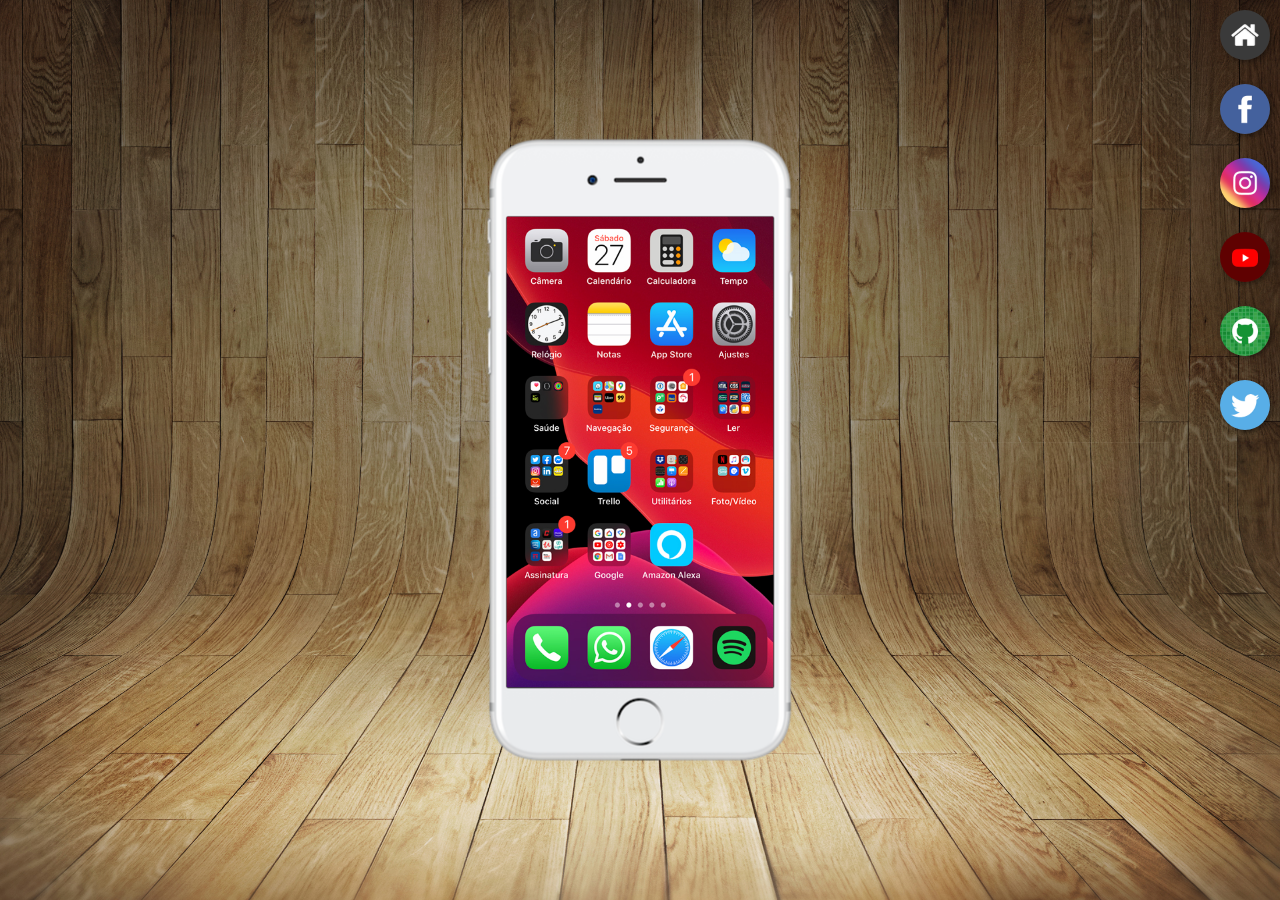
<file: index.html>
<!DOCTYPE html>
<html lang="pt-br">
<head>
    <meta charset="UTF-8">
    <meta name="viewport" content="width=device-width, initial-scale=1.0">
    <link rel="shortcut icon" href="favicon.ico" type="image/x-icon">
    <link rel="stylesheet" href="estilos/style.css">
    <title>Projeto Rede Sociais</title>
</head>
<body>
    <main>
        <section id="telefone">
            <iframe src="home.html" name="tela" id="tela" frameborder="0">
                Seu navegador não é compatível com isso.
            </iframe>
        </section>
        <section id="redes-sociais">
            <a href="home.html" target="tela"> <img src="imagens/logo-home.jpg" alt="Home"></a> <br> 
            <a href="facebook.html" target="tela"><img src="imagens/logo-facebook.jpg" alt="Facebook"></a> <br> 
            <a href="instagram.html" target="tela"><img src="imagens/logo-instagram.jpg" alt="Instagram"></a> <br> 
            <a href="youtube.html" target="tela"><img src="imagens/logo-youtube.jpg" alt="Youtube"></a> <br> 
            <a href="github.html" target="tela"><img src="imagens/logo-github.jpg" alt="GitHub"></a> <br> 
            <a href="twitter.html" target="tela"><img src="imagens/logo-twitter.jpg" alt="Twitter"></a> 
        </section>
    </main>
</body>
</html>
</file>
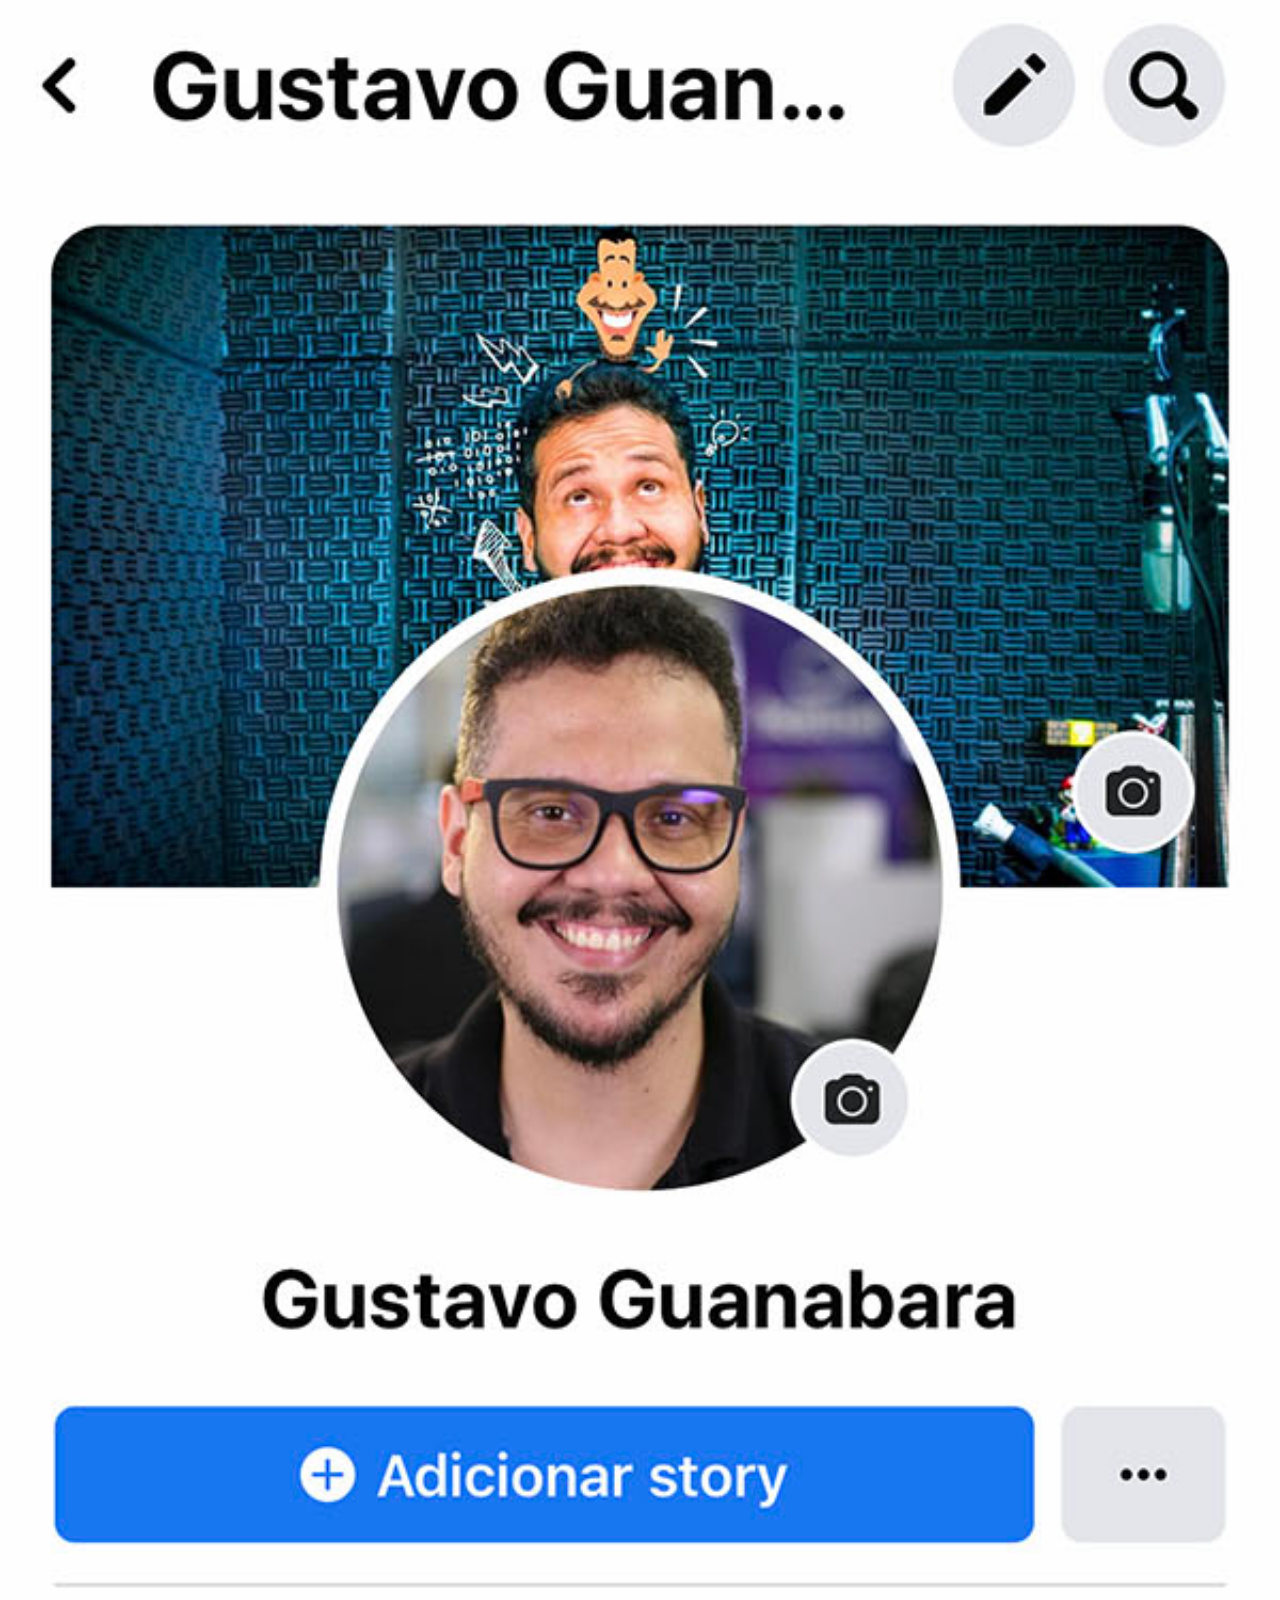
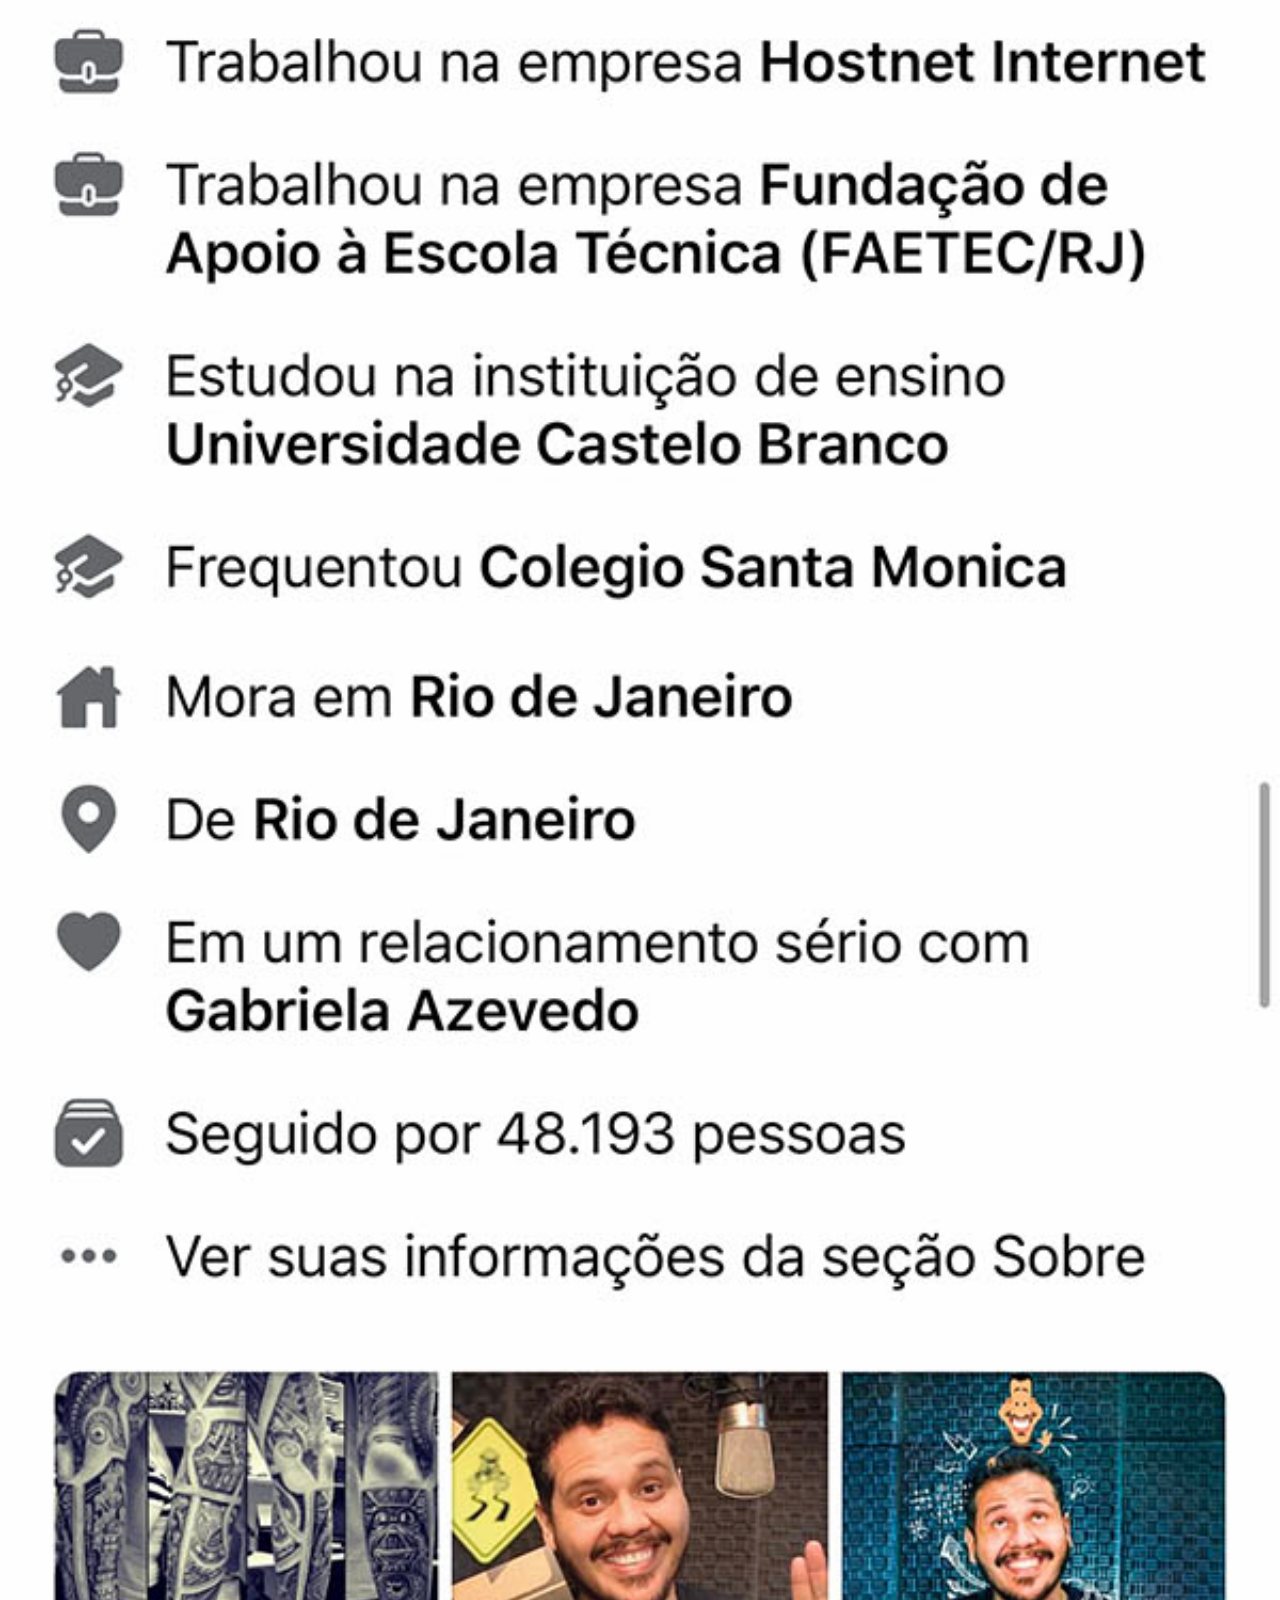
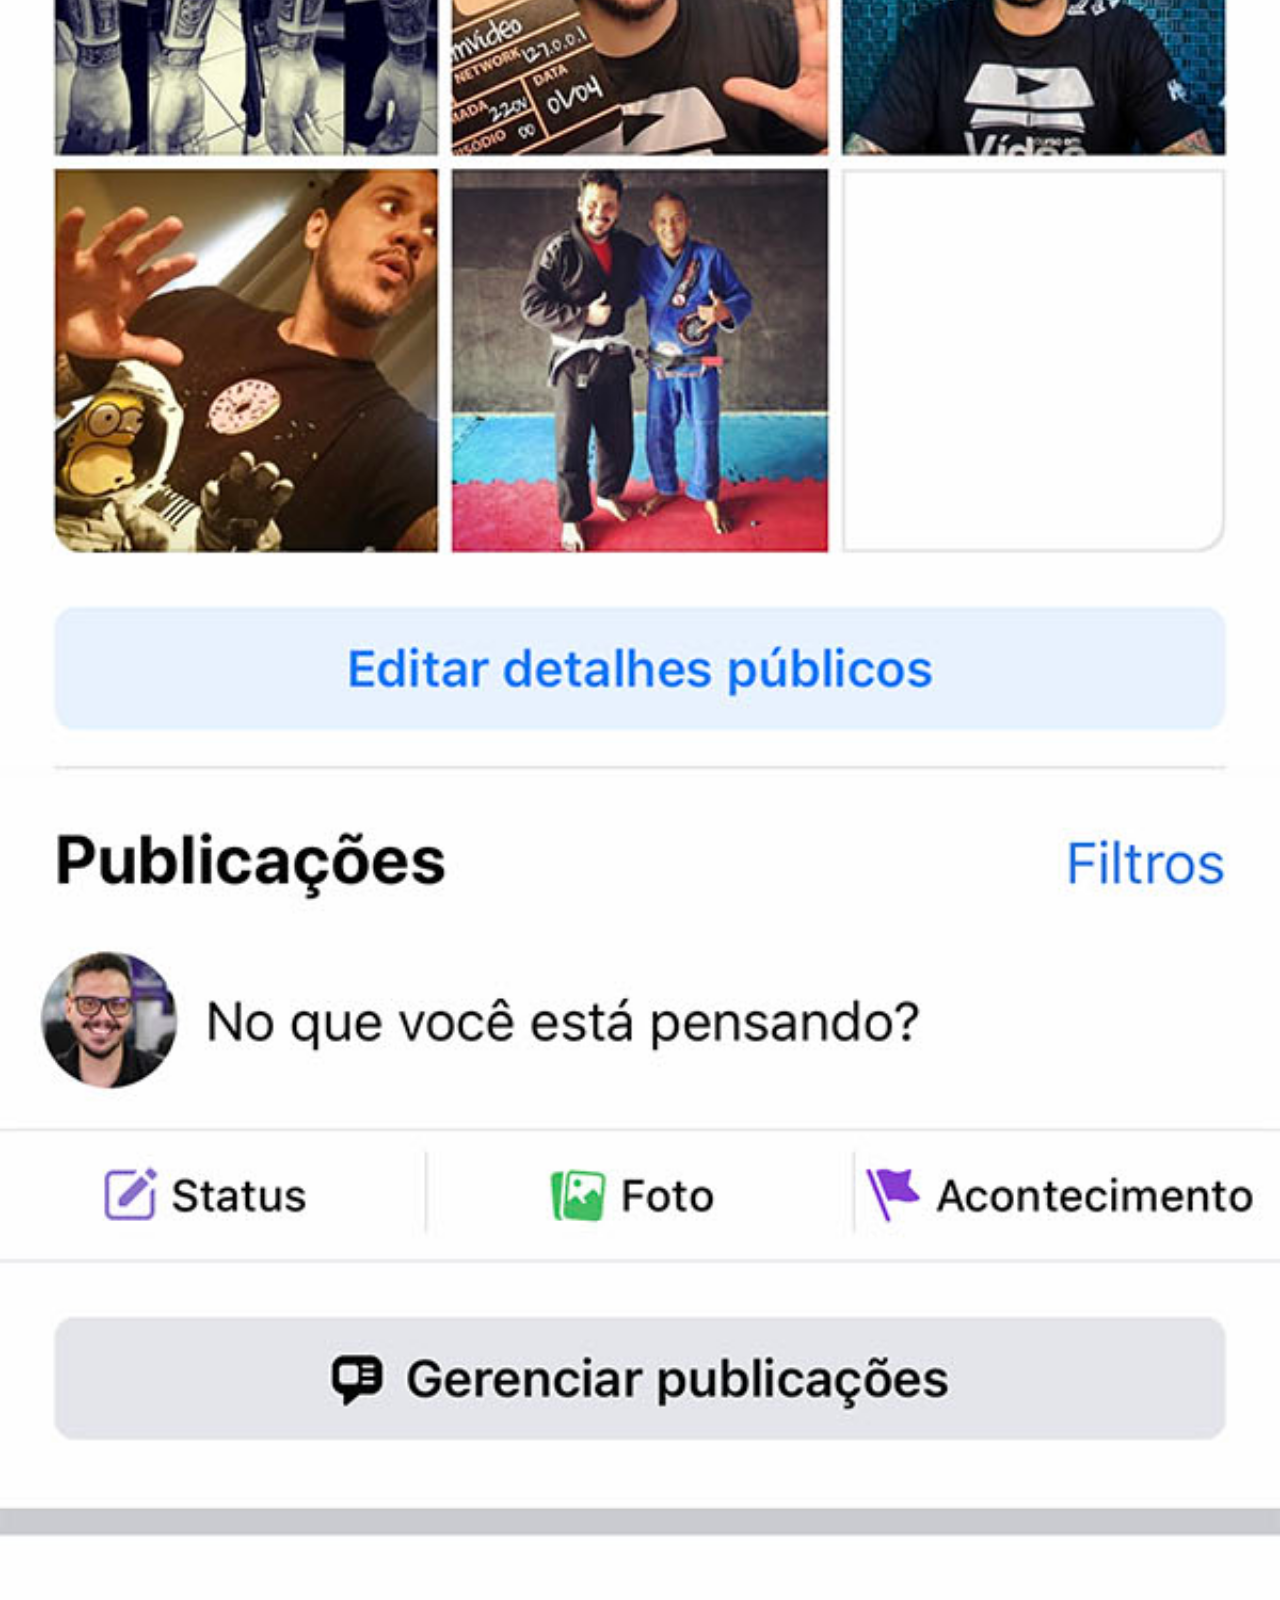
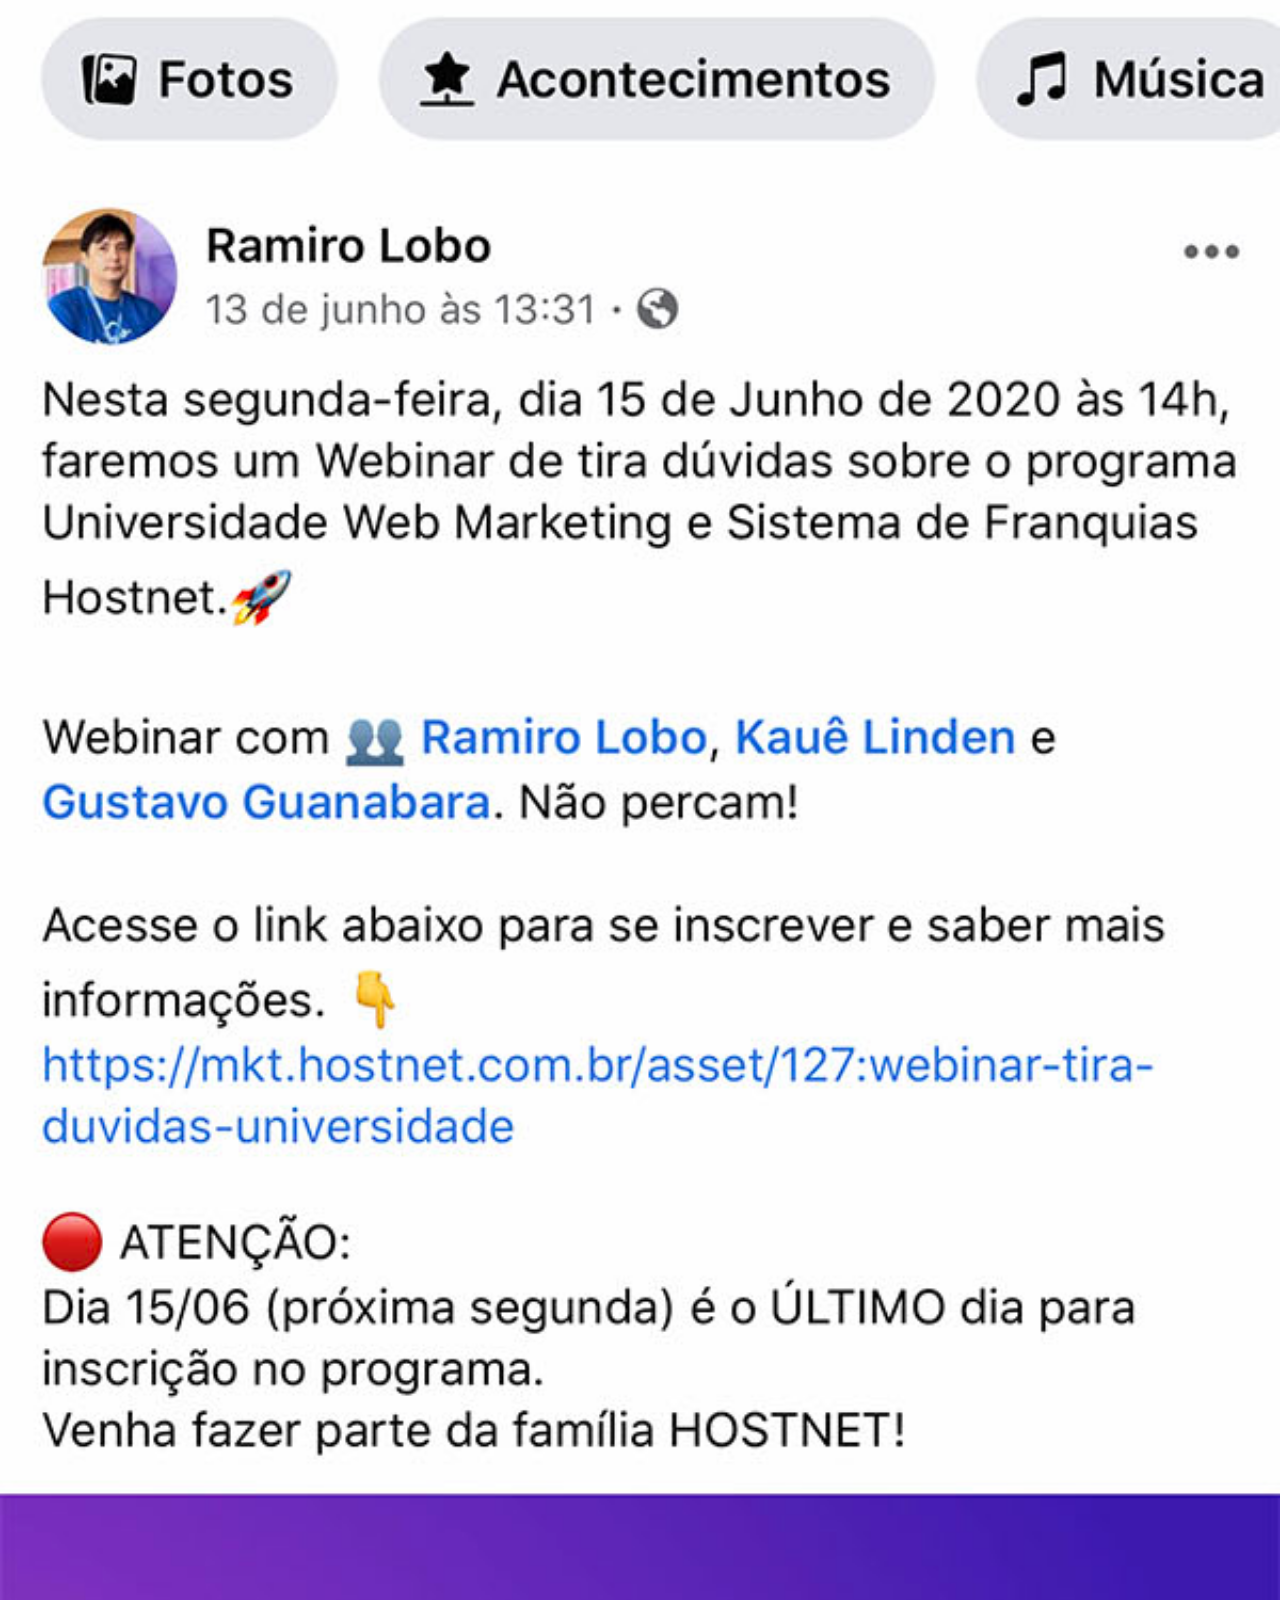
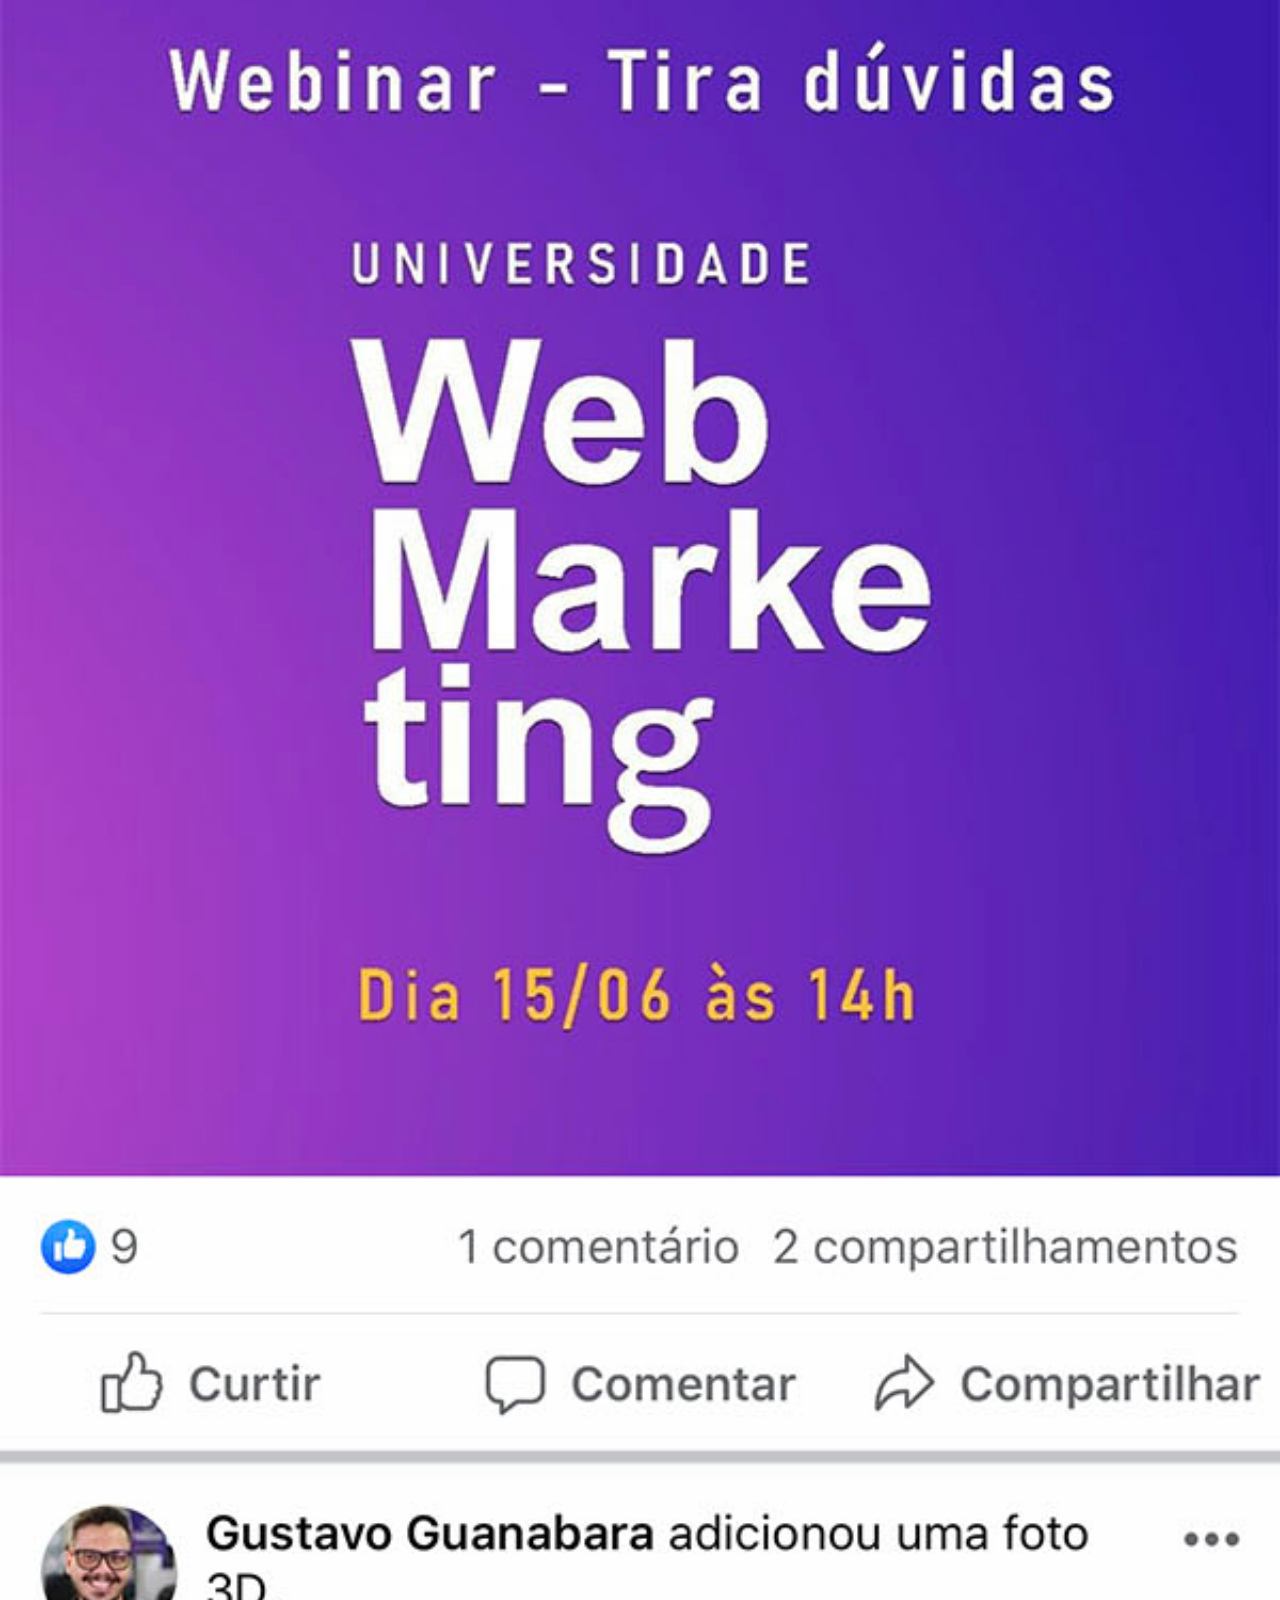
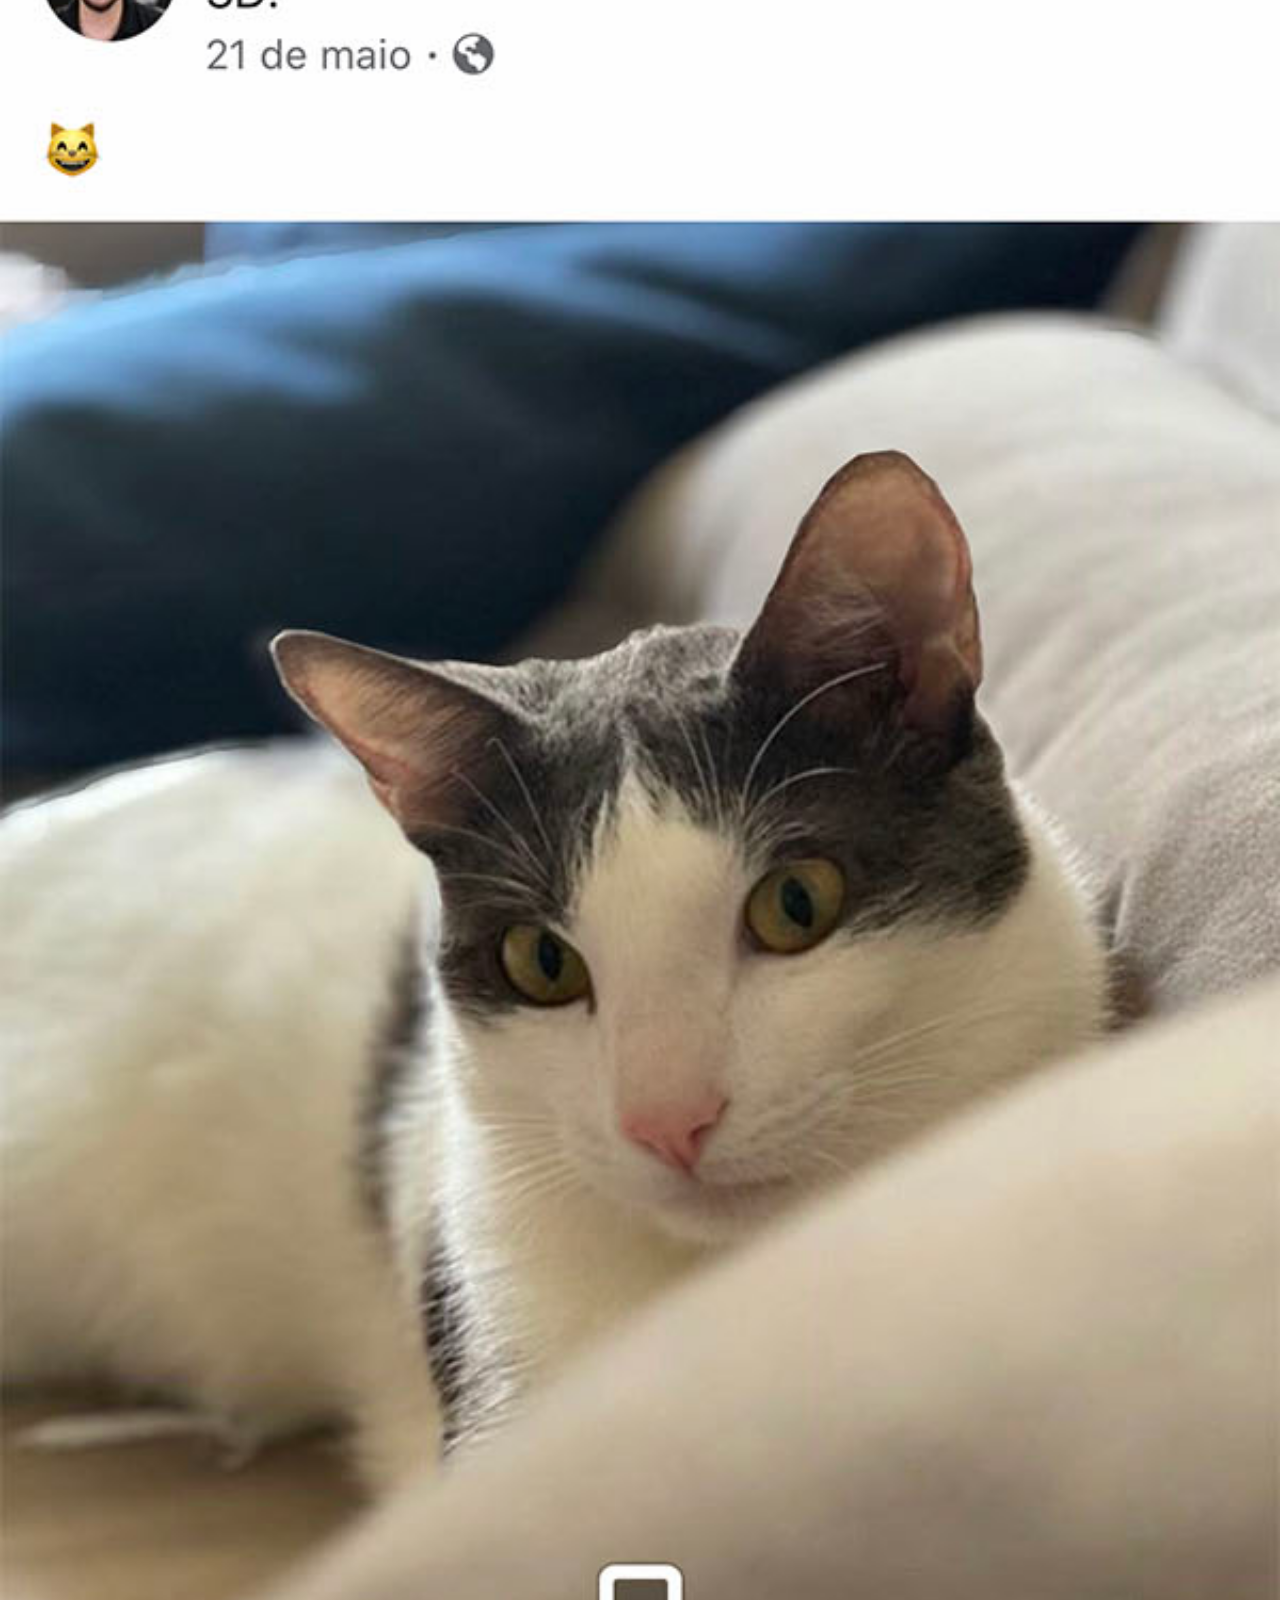
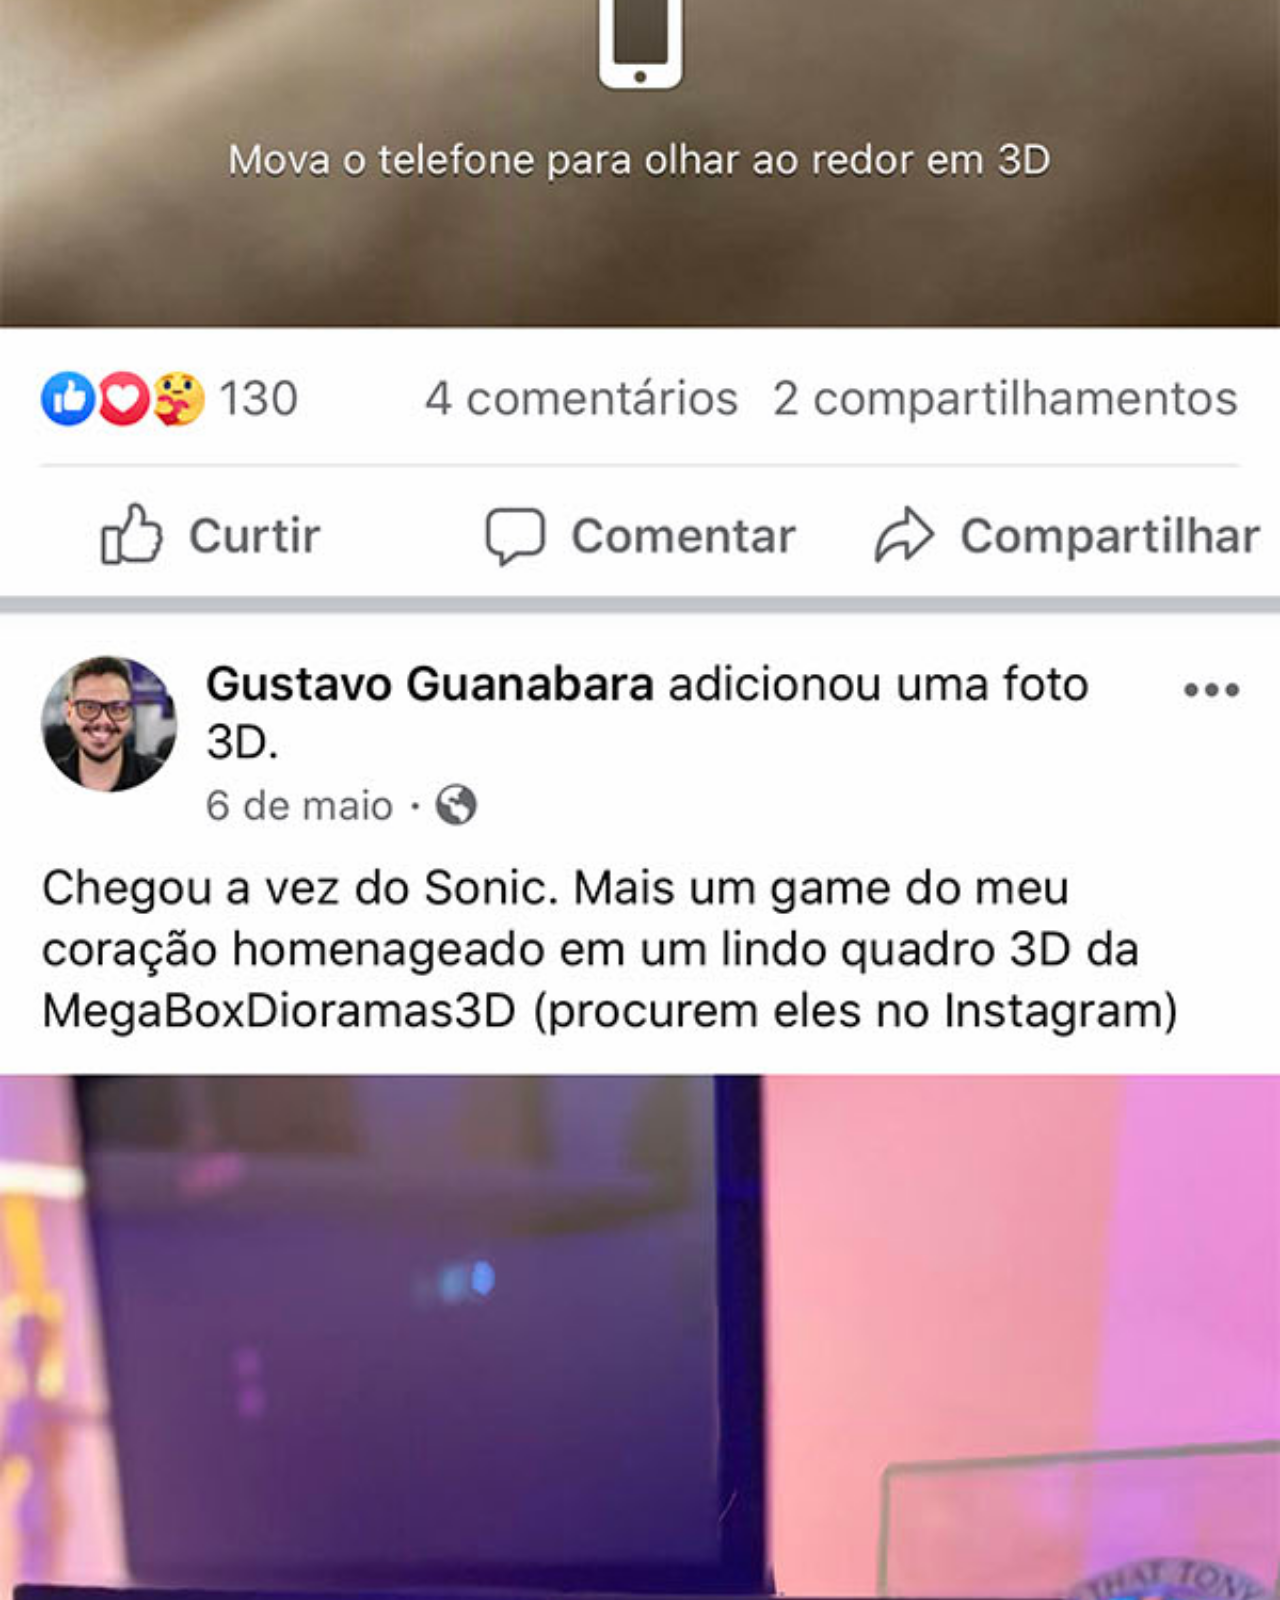
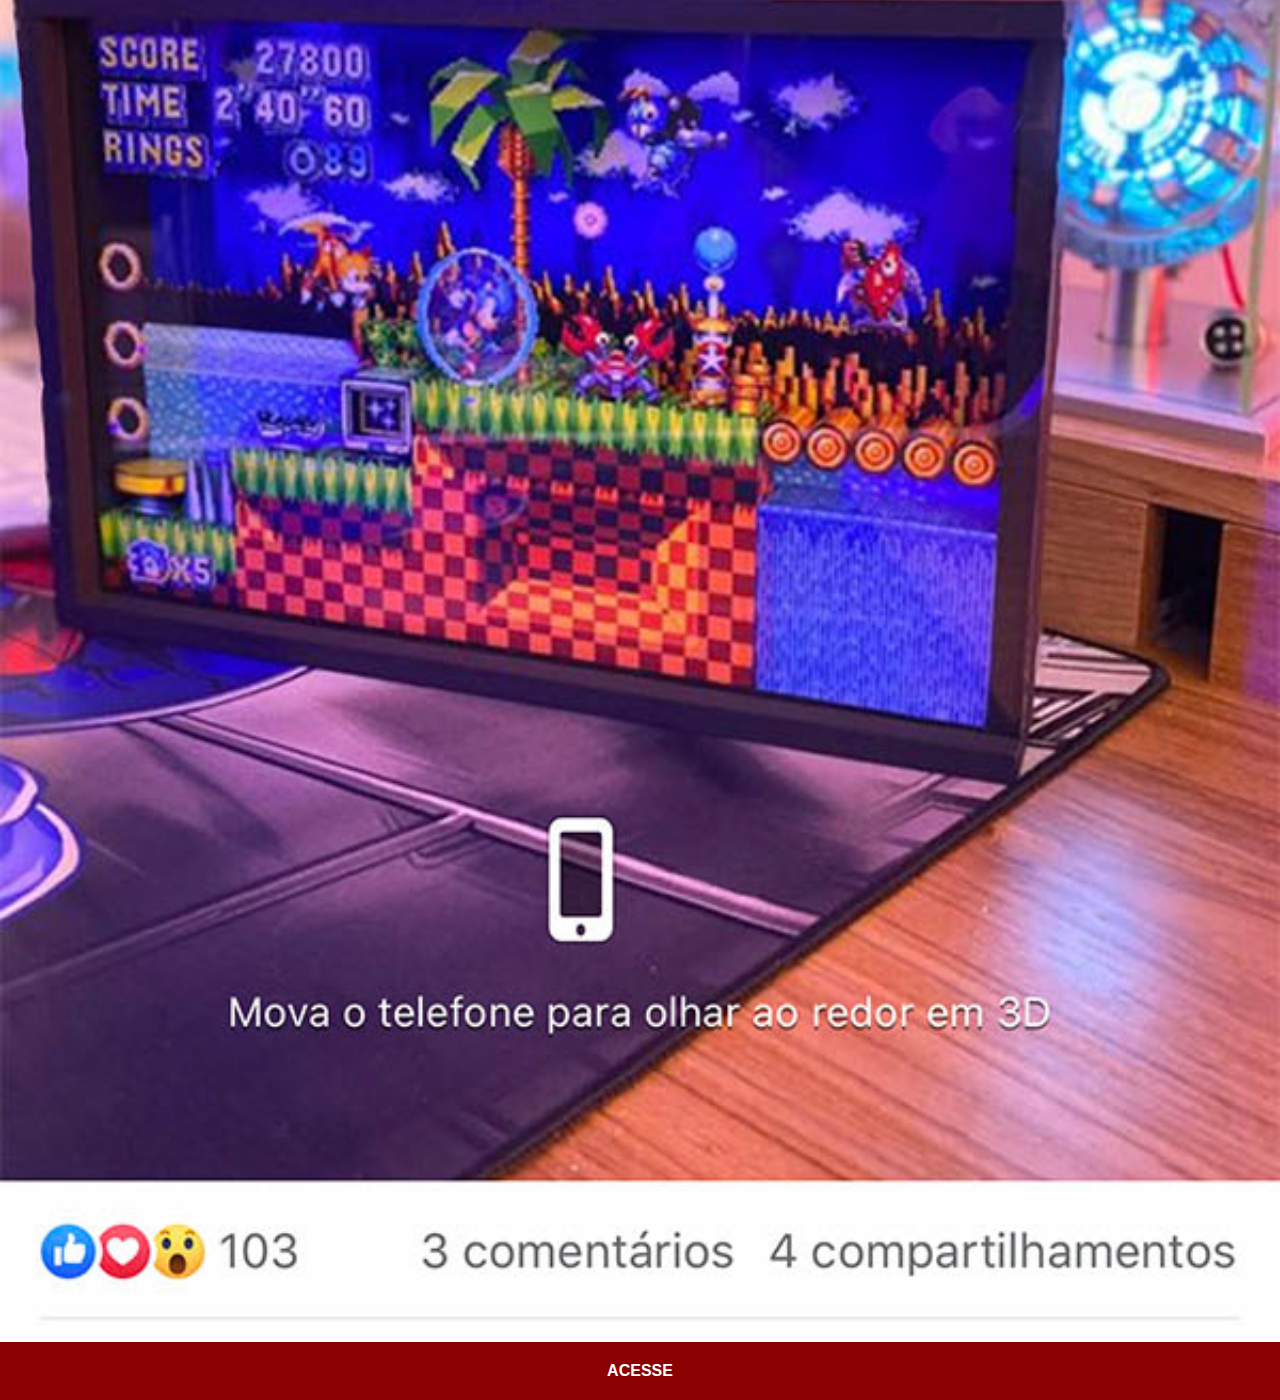
<file: facebook.html>
<!DOCTYPE html>
<html lang="pt-br">
<head>
    <meta charset="UTF-8">
    <meta name="viewport" content="width=device-width, initial-scale=1.0">
    <title>Facebook</title>
    <link rel="stylesheet" href="estilos/social.css">
</head>
<body>
    <img src="imagens/tela-facebook.jpg" alt="Facebook">
    <a href="https://www.facebook.com/gustavoguanabara" target="_blank">ACESSE</a>
</body>
</html>
</file>
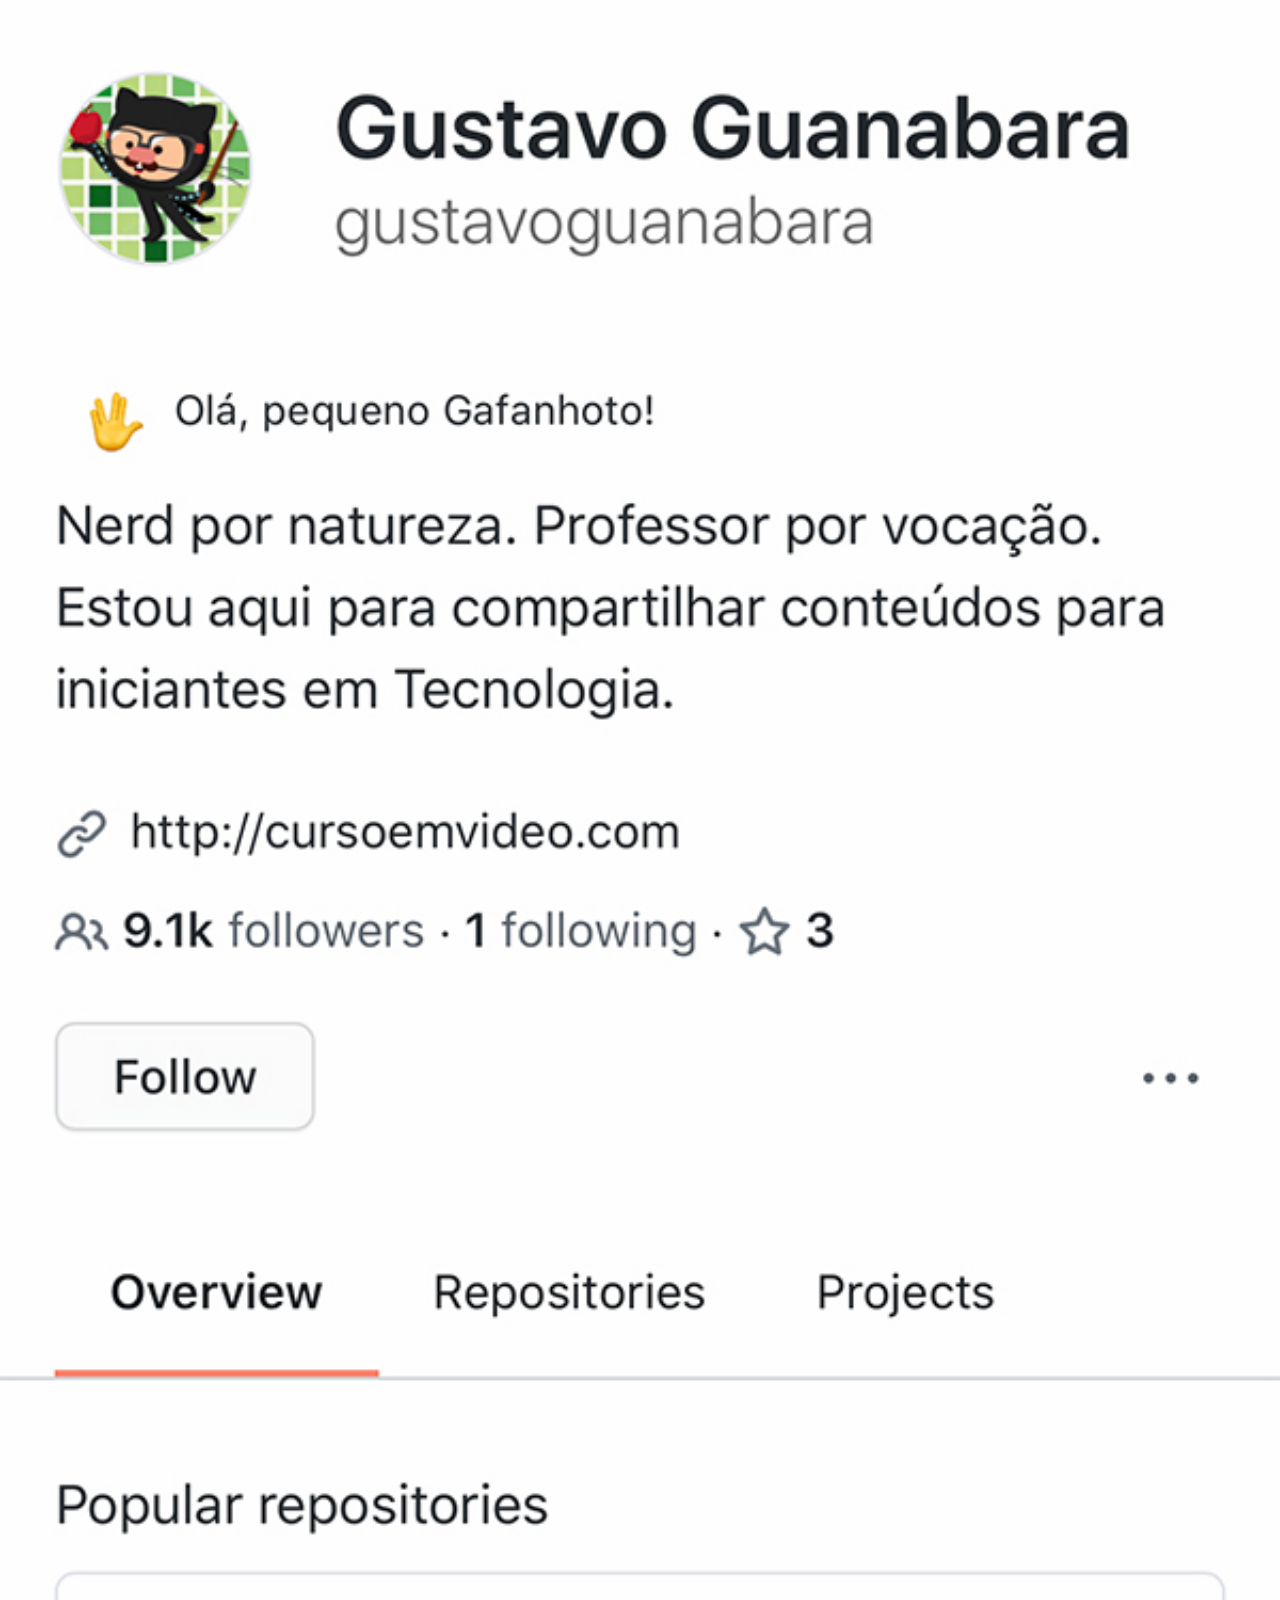
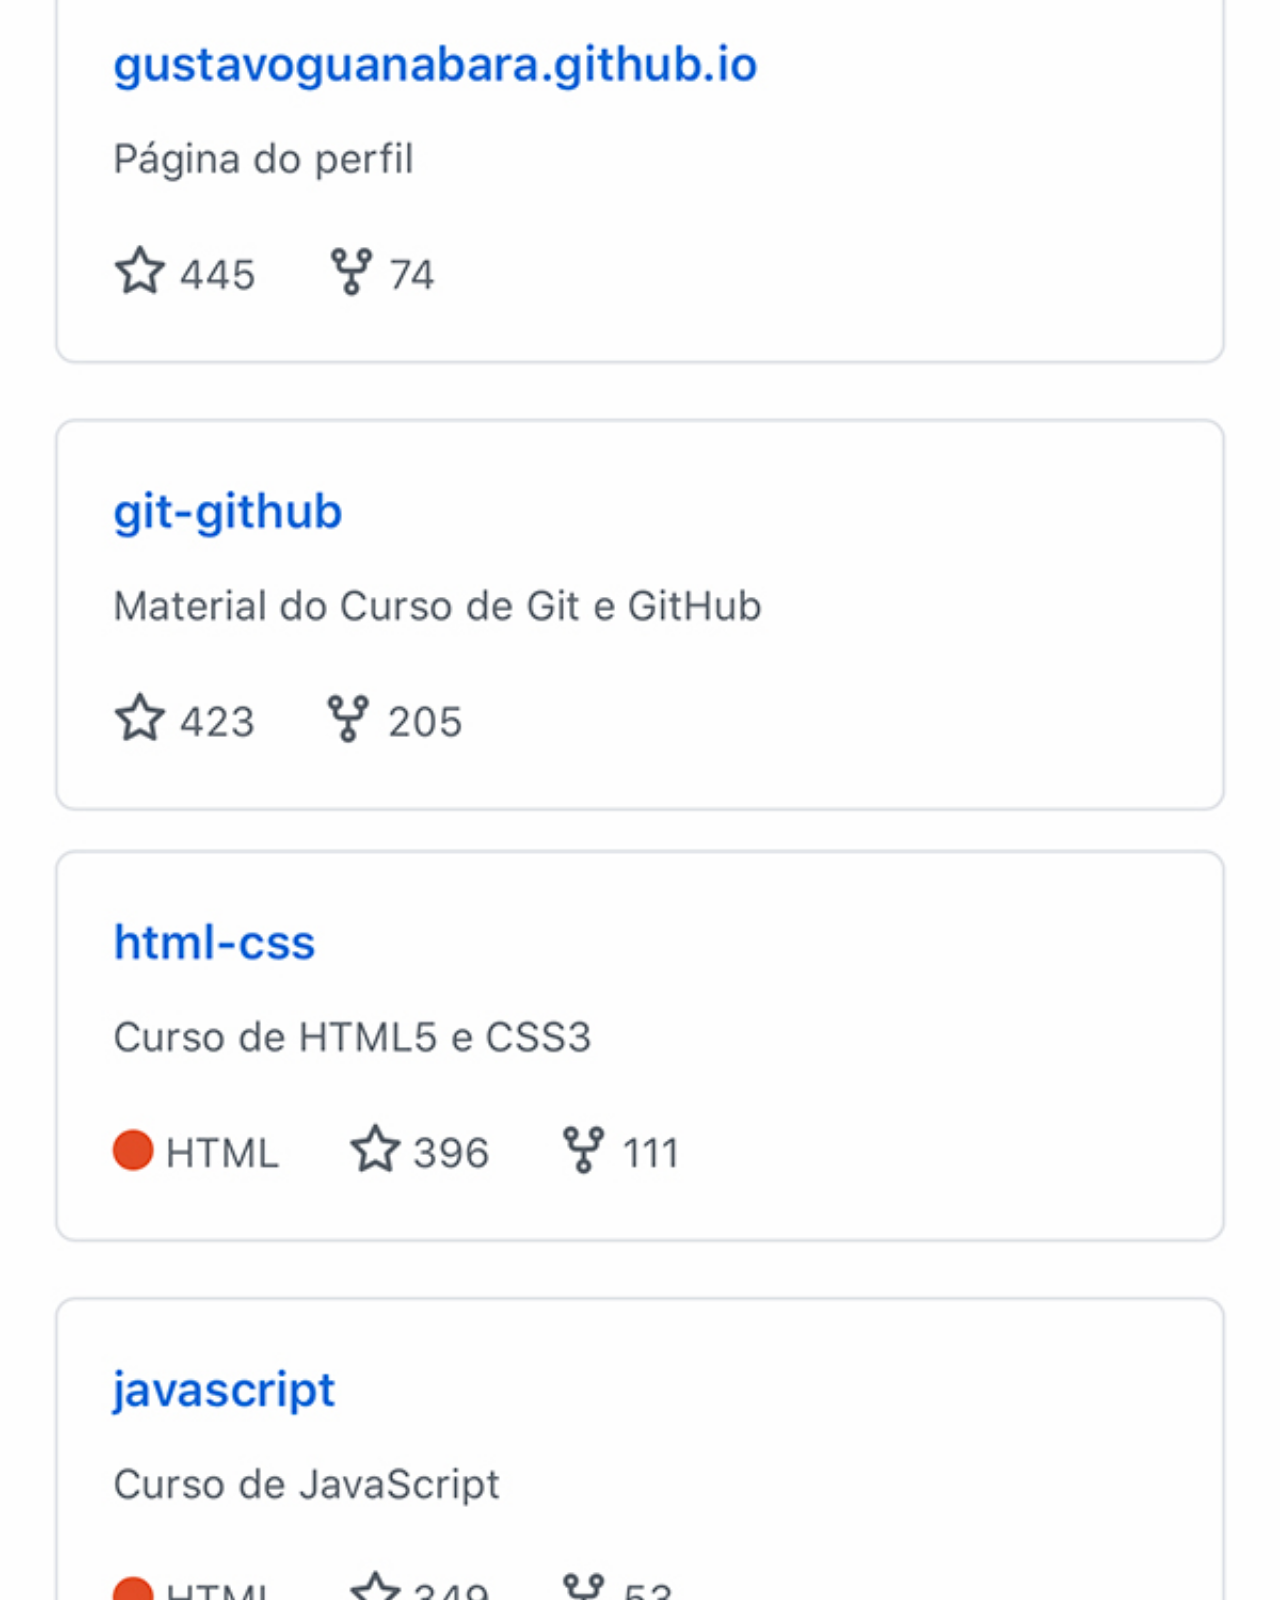
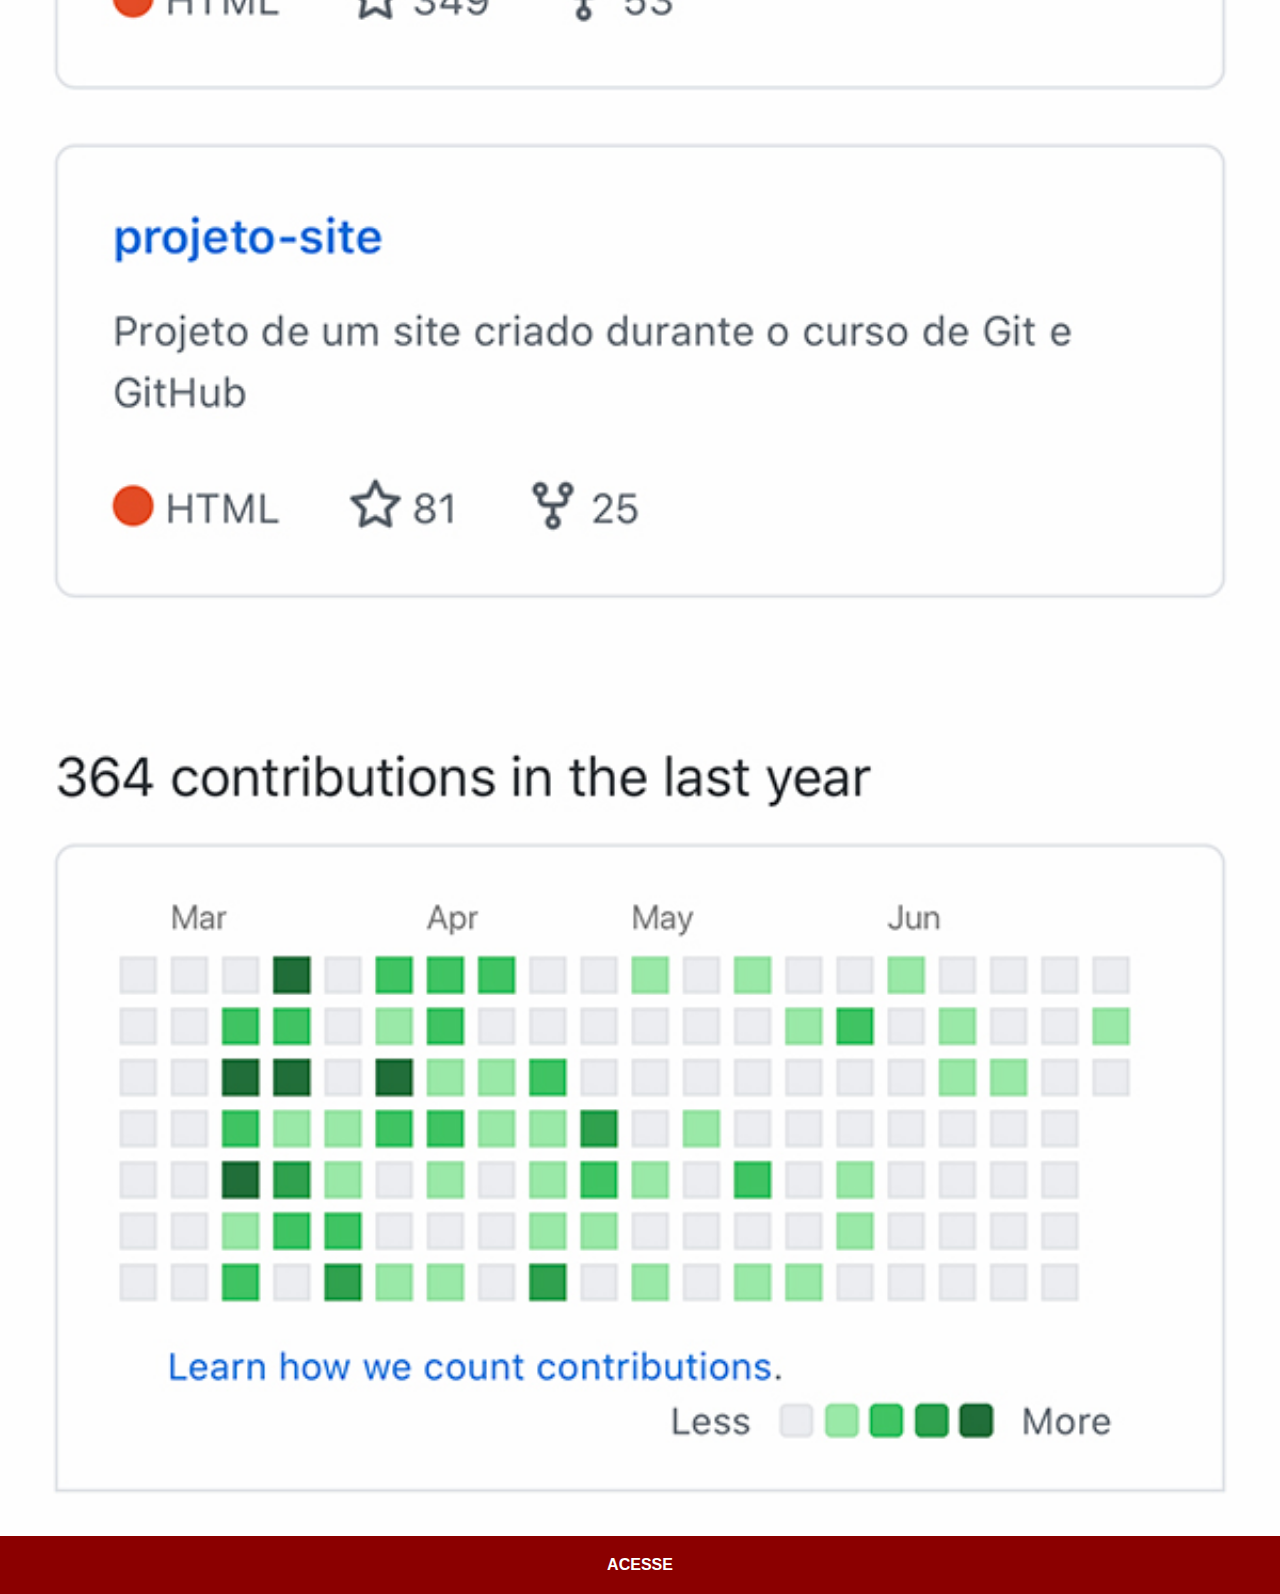
<file: github.html>
<!DOCTYPE html>
<html lang="pt-br">
<head>
    <meta charset="UTF-8">
    <meta name="viewport" content="width=device-width, initial-scale=1.0">
    <title>GitHub</title>
    <link rel="stylesheet" href="estilos/social.css">
</head>
<body>
    <img src="imagens/tela-github.jpg" alt="GitHub">
    <a href="https://github.com/gustavoguanabara" target="_blank">ACESSE</a>
</body>
</html>
</file>
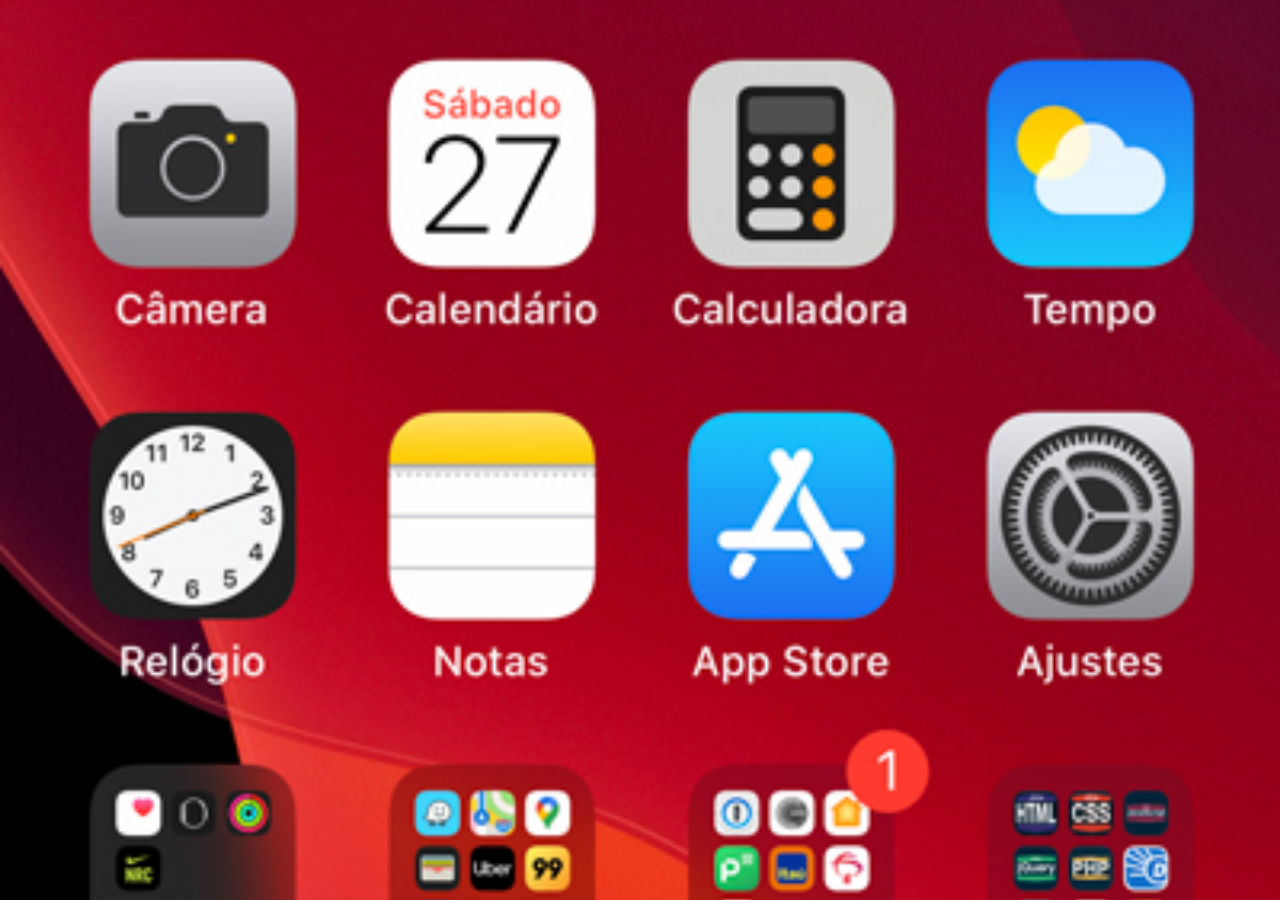
<file: home.html>
<!DOCTYPE html>
<html lang="pt-br">
<head>
    <meta charset="UTF-8">
    <meta name="viewport" content="width=device-width, initial-scale=1.0">
    <title>Home</title>
</head>
<style>
    * {
        margin: 0;
        padding: 0;
    }

    body {
        width: 100vw;
        height: 100vh;
        background: url('imagens/tela-home.jpg') no-repeat top center;
        background-size: cover;
    }
</style>
<body>
    
</body>
</html>
</file>
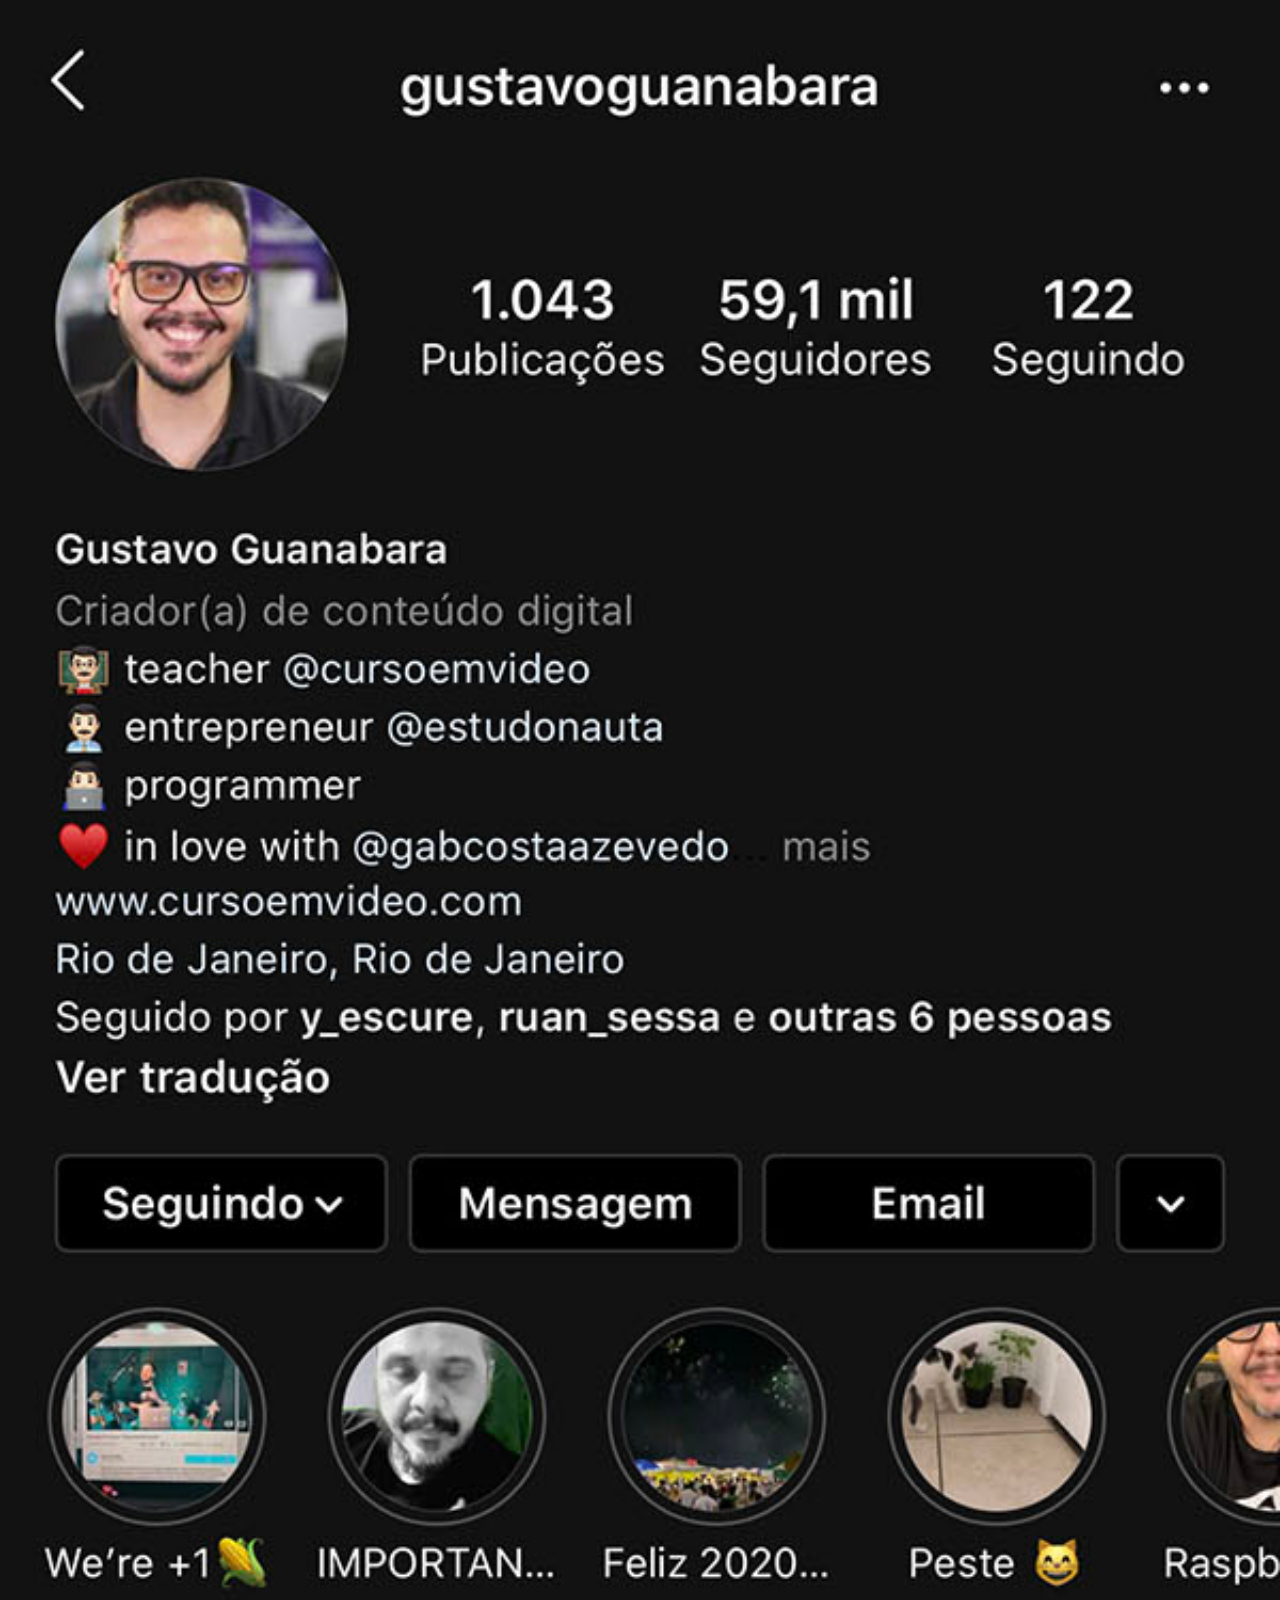
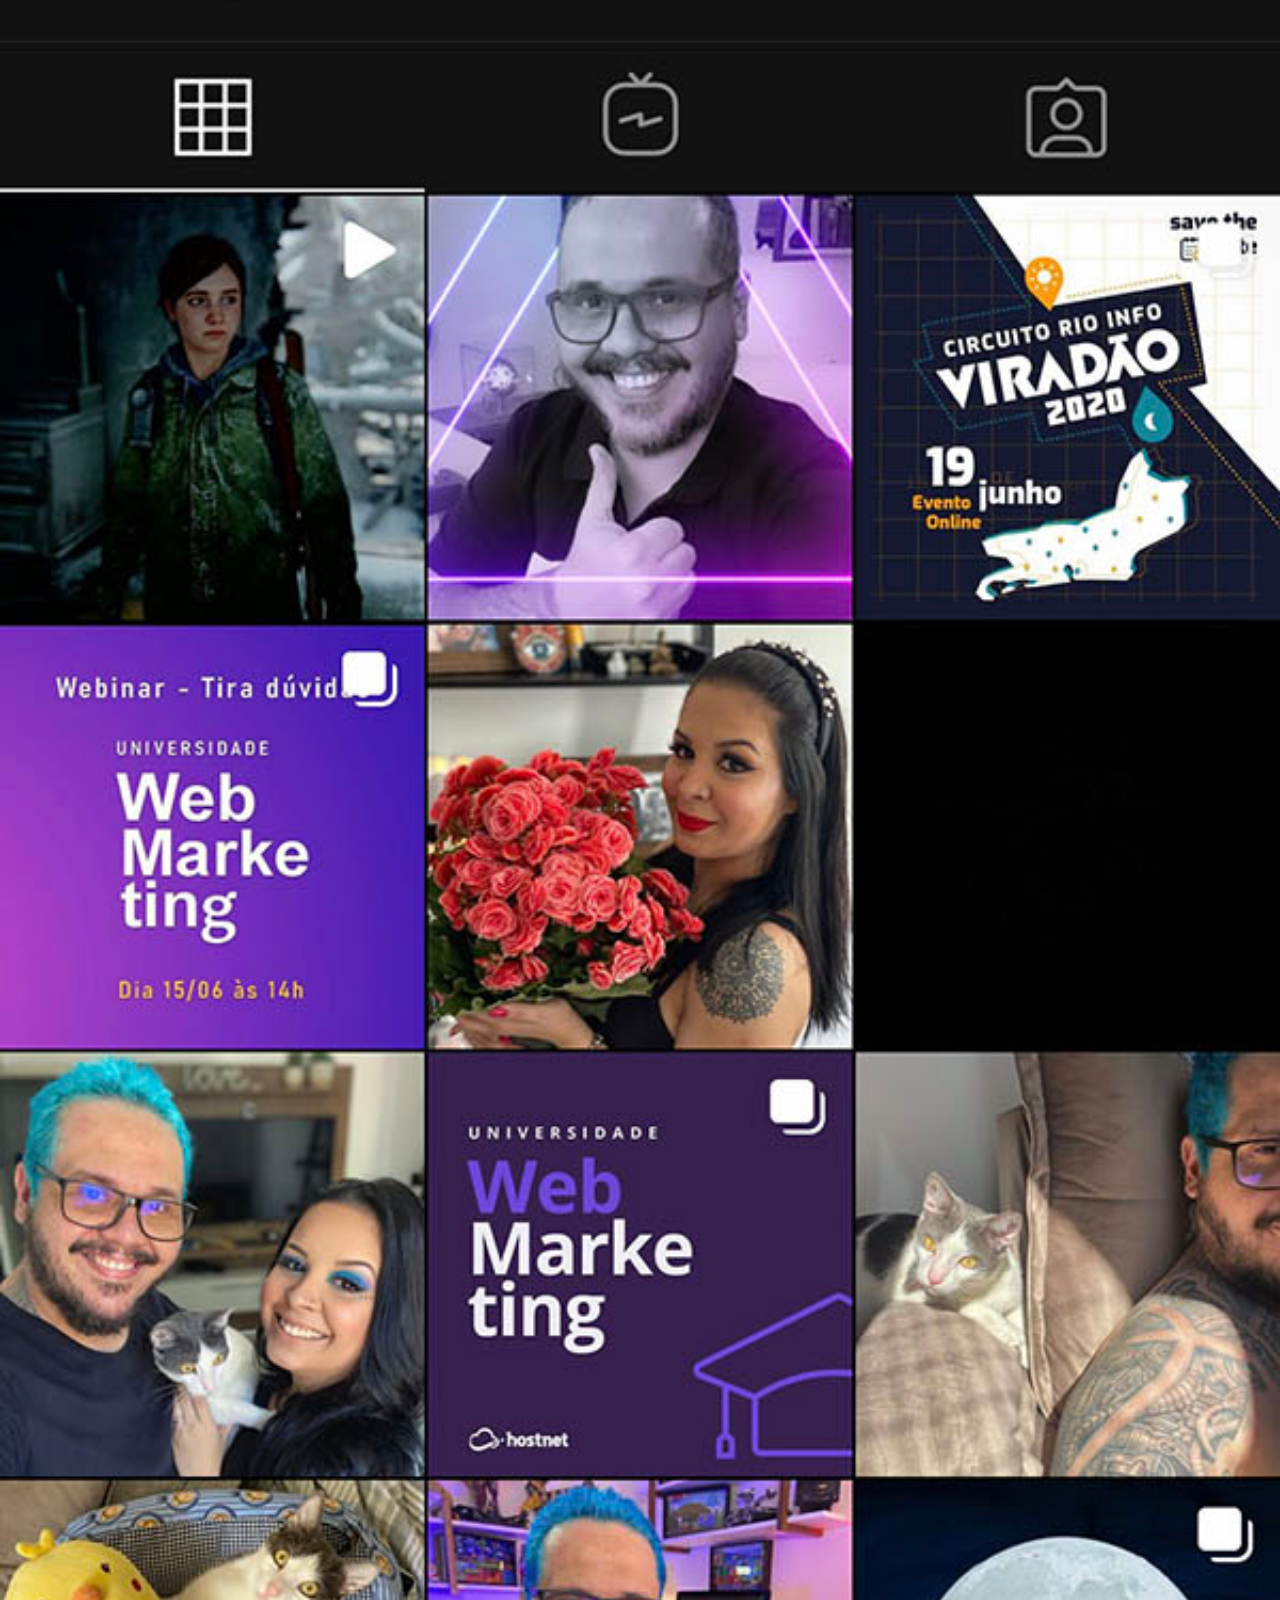
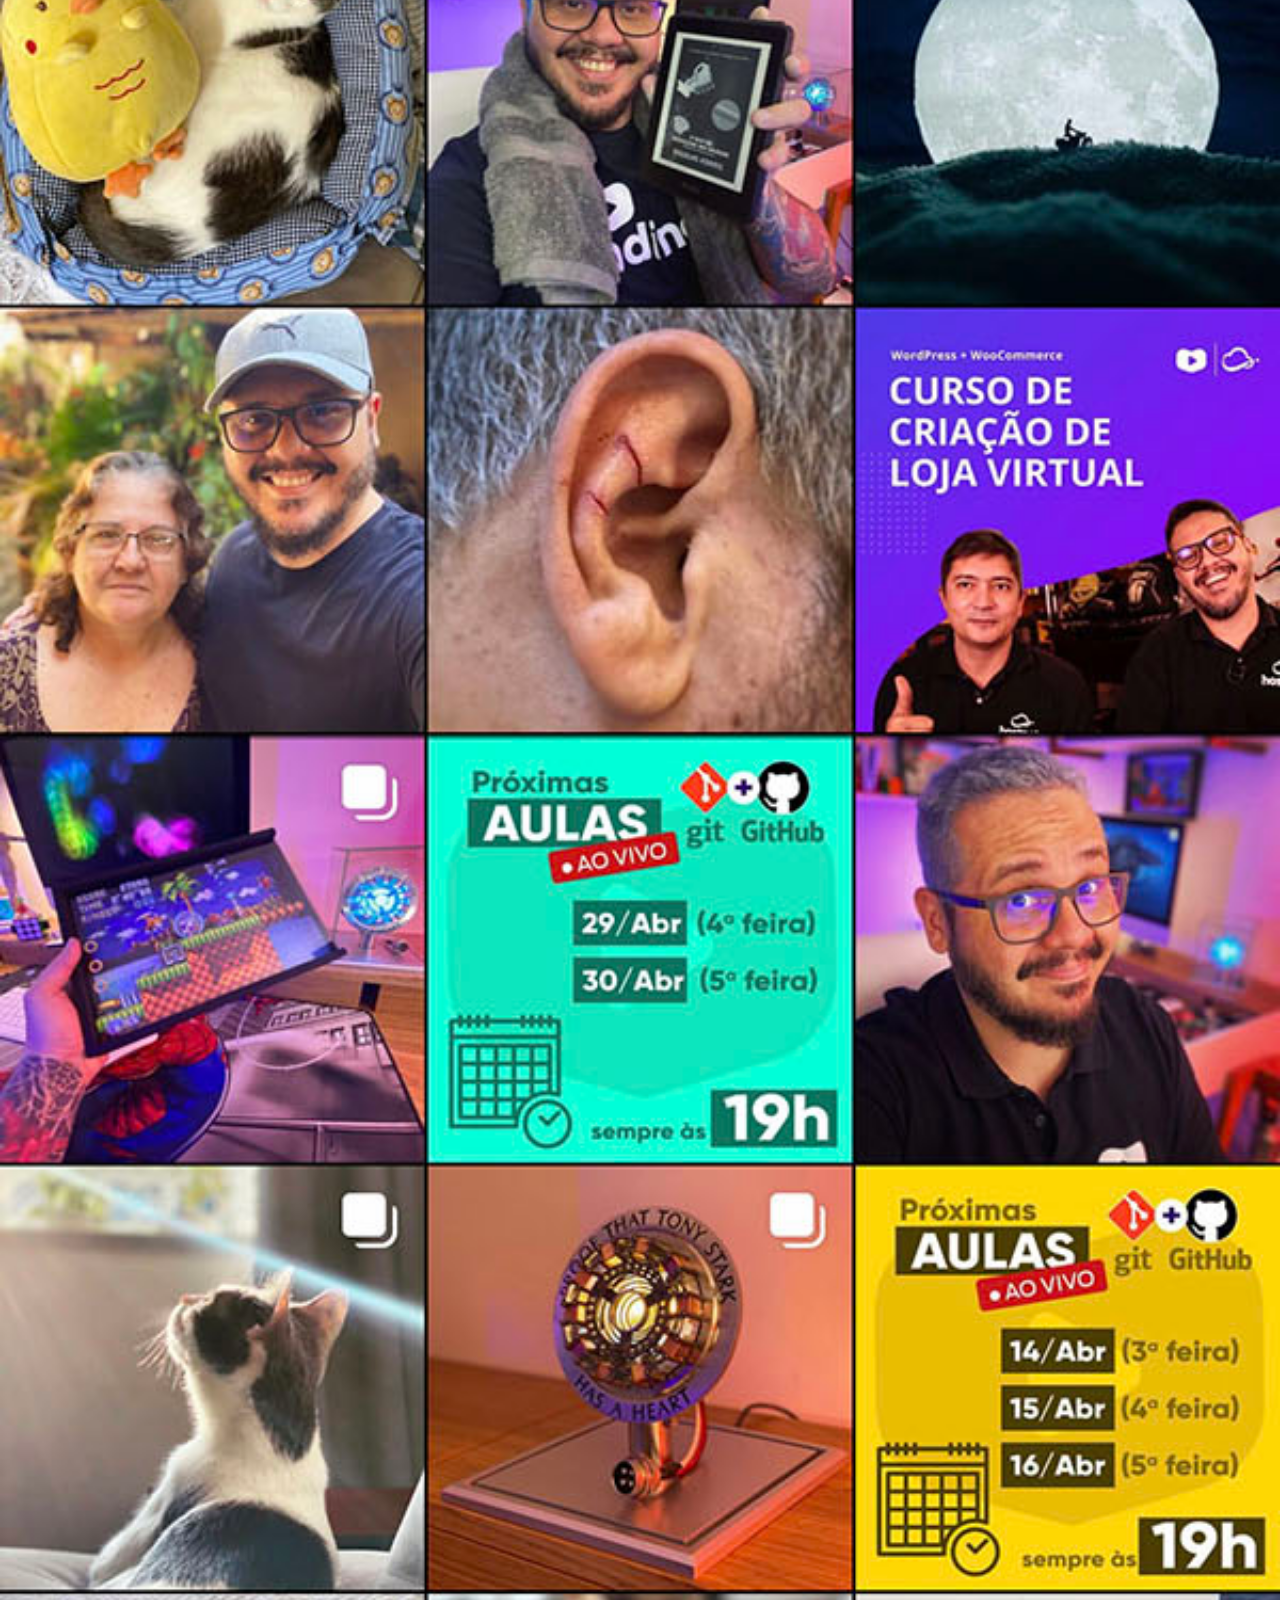
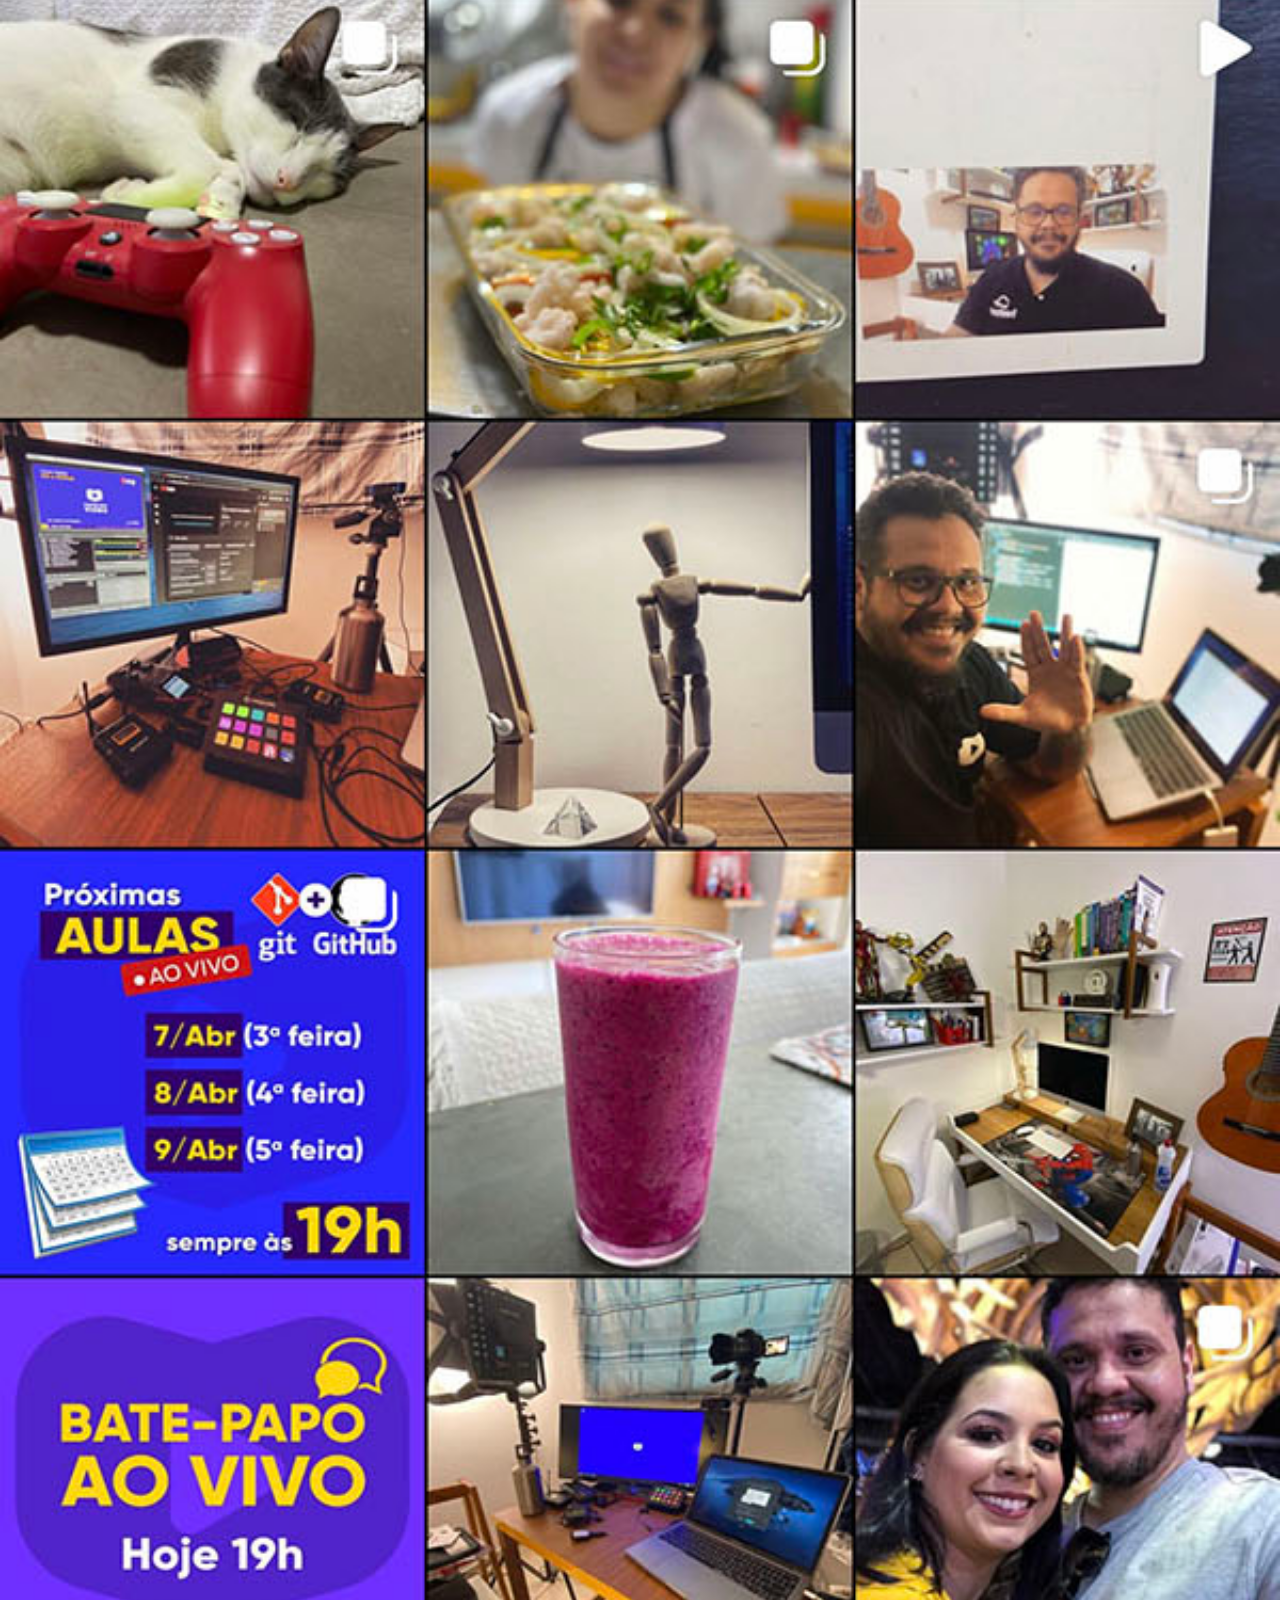
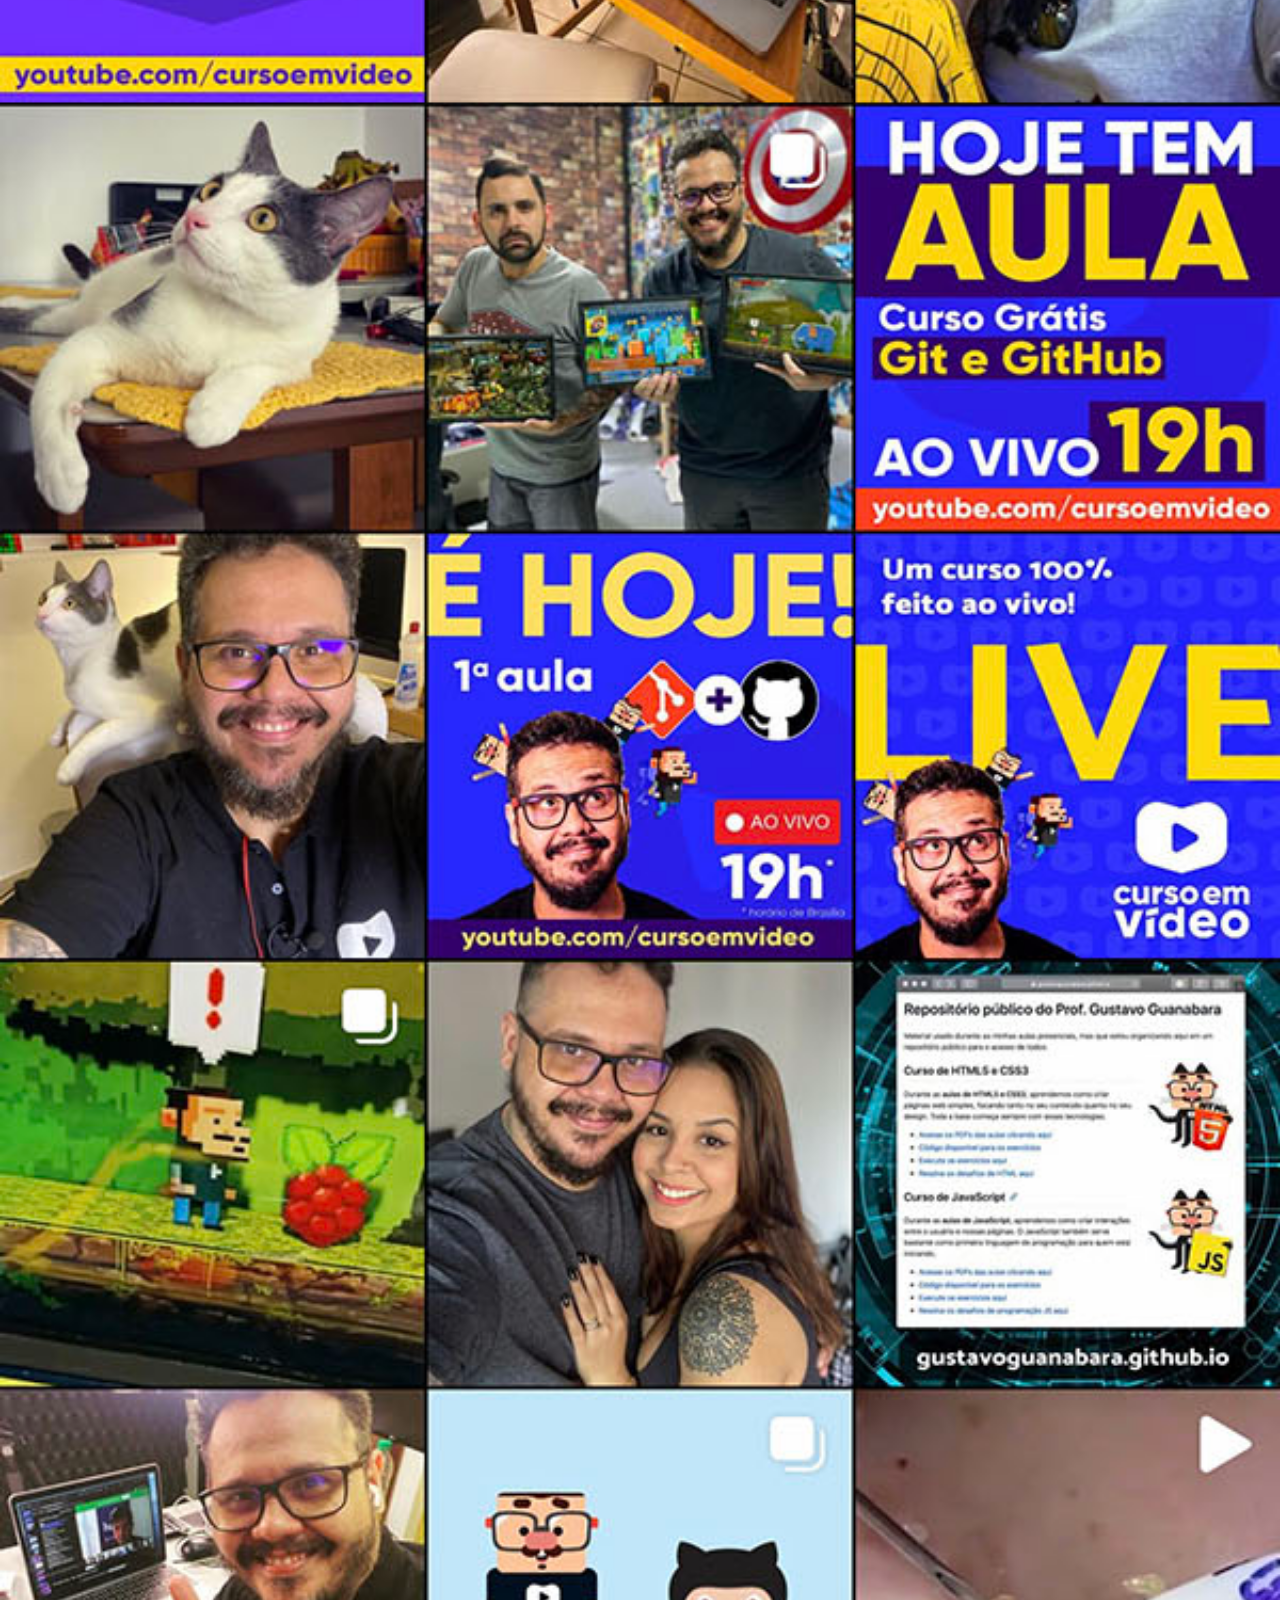
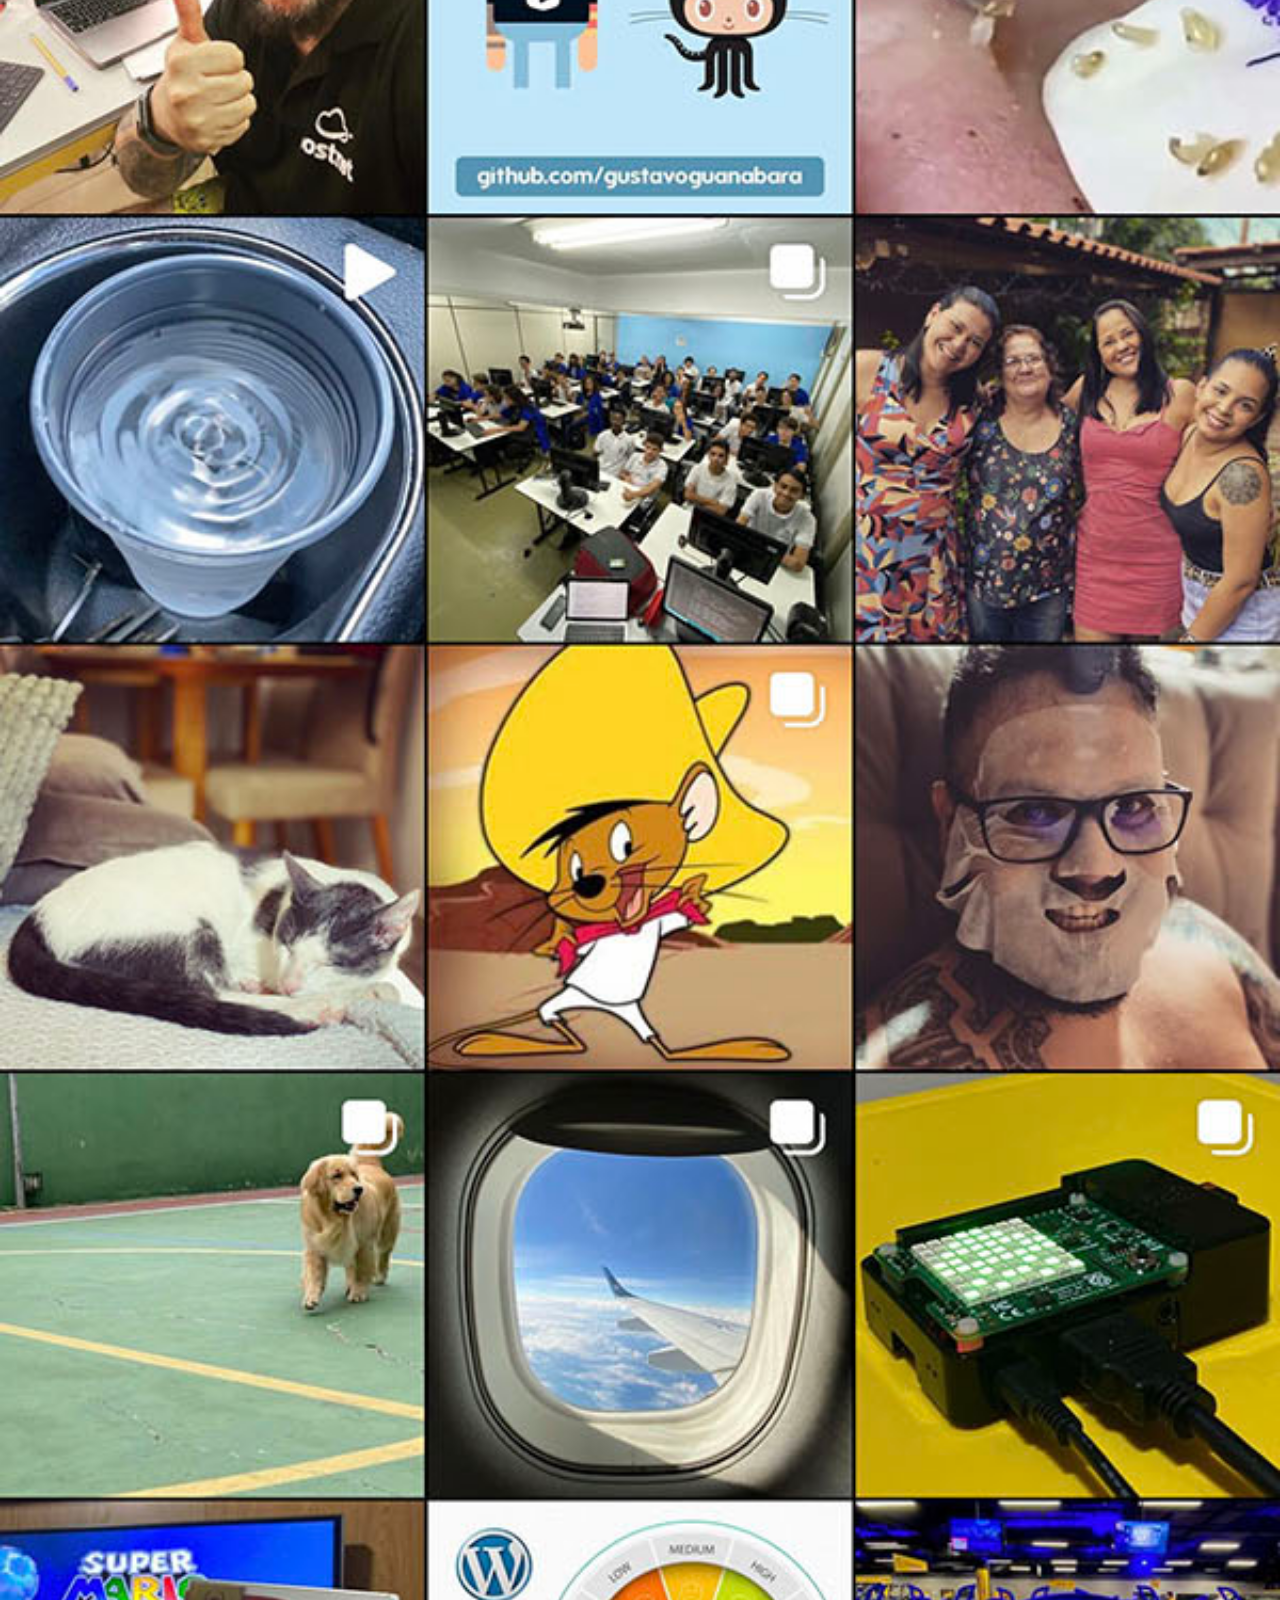
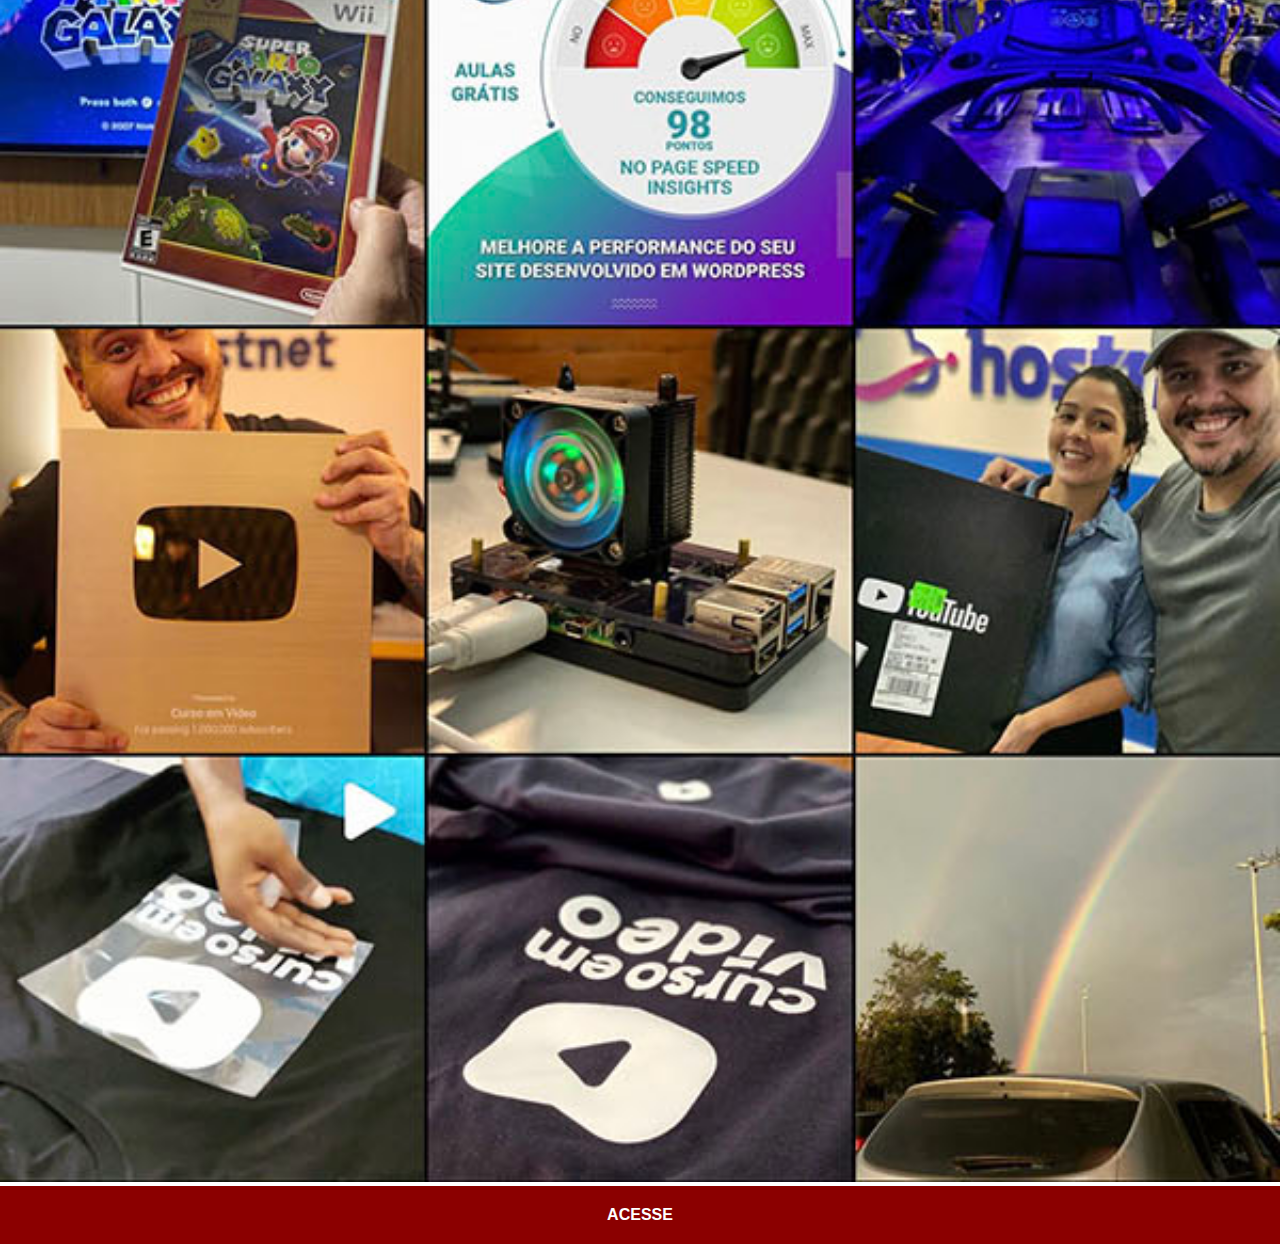
<file: instagram.html>
<!DOCTYPE html>
<html lang="pt-br">
<head>
    <meta charset="UTF-8">
    <meta name="viewport" content="width=device-width, initial-scale=1.0">
    <title>Instagram</title>
    <link rel="stylesheet" href="estilos/social.css">
</head>
<body>
    <img src="imagens/tela-instagram.jpg" alt="Instagram">
    <a href="https://www.instagram.com/gustavoguanabara" target="_blank">ACESSE</a>
</body>
</html>
</file>
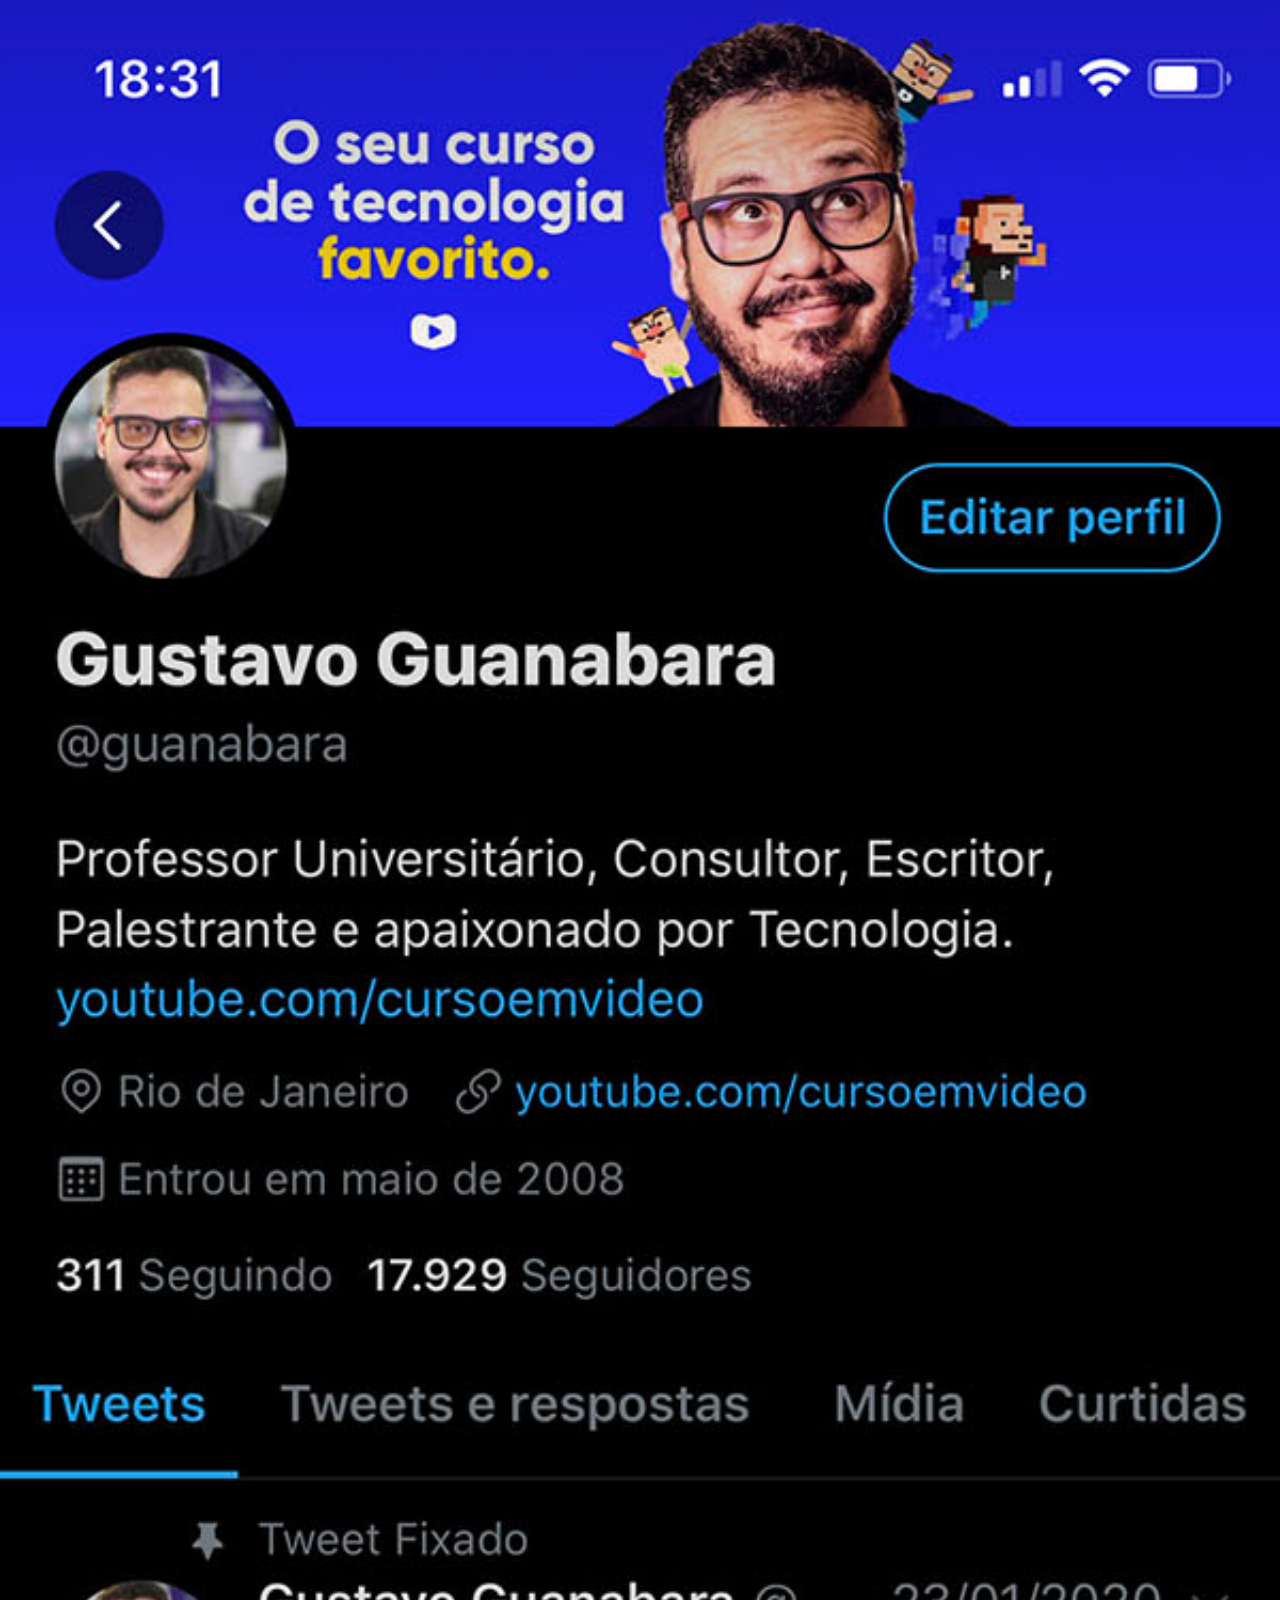
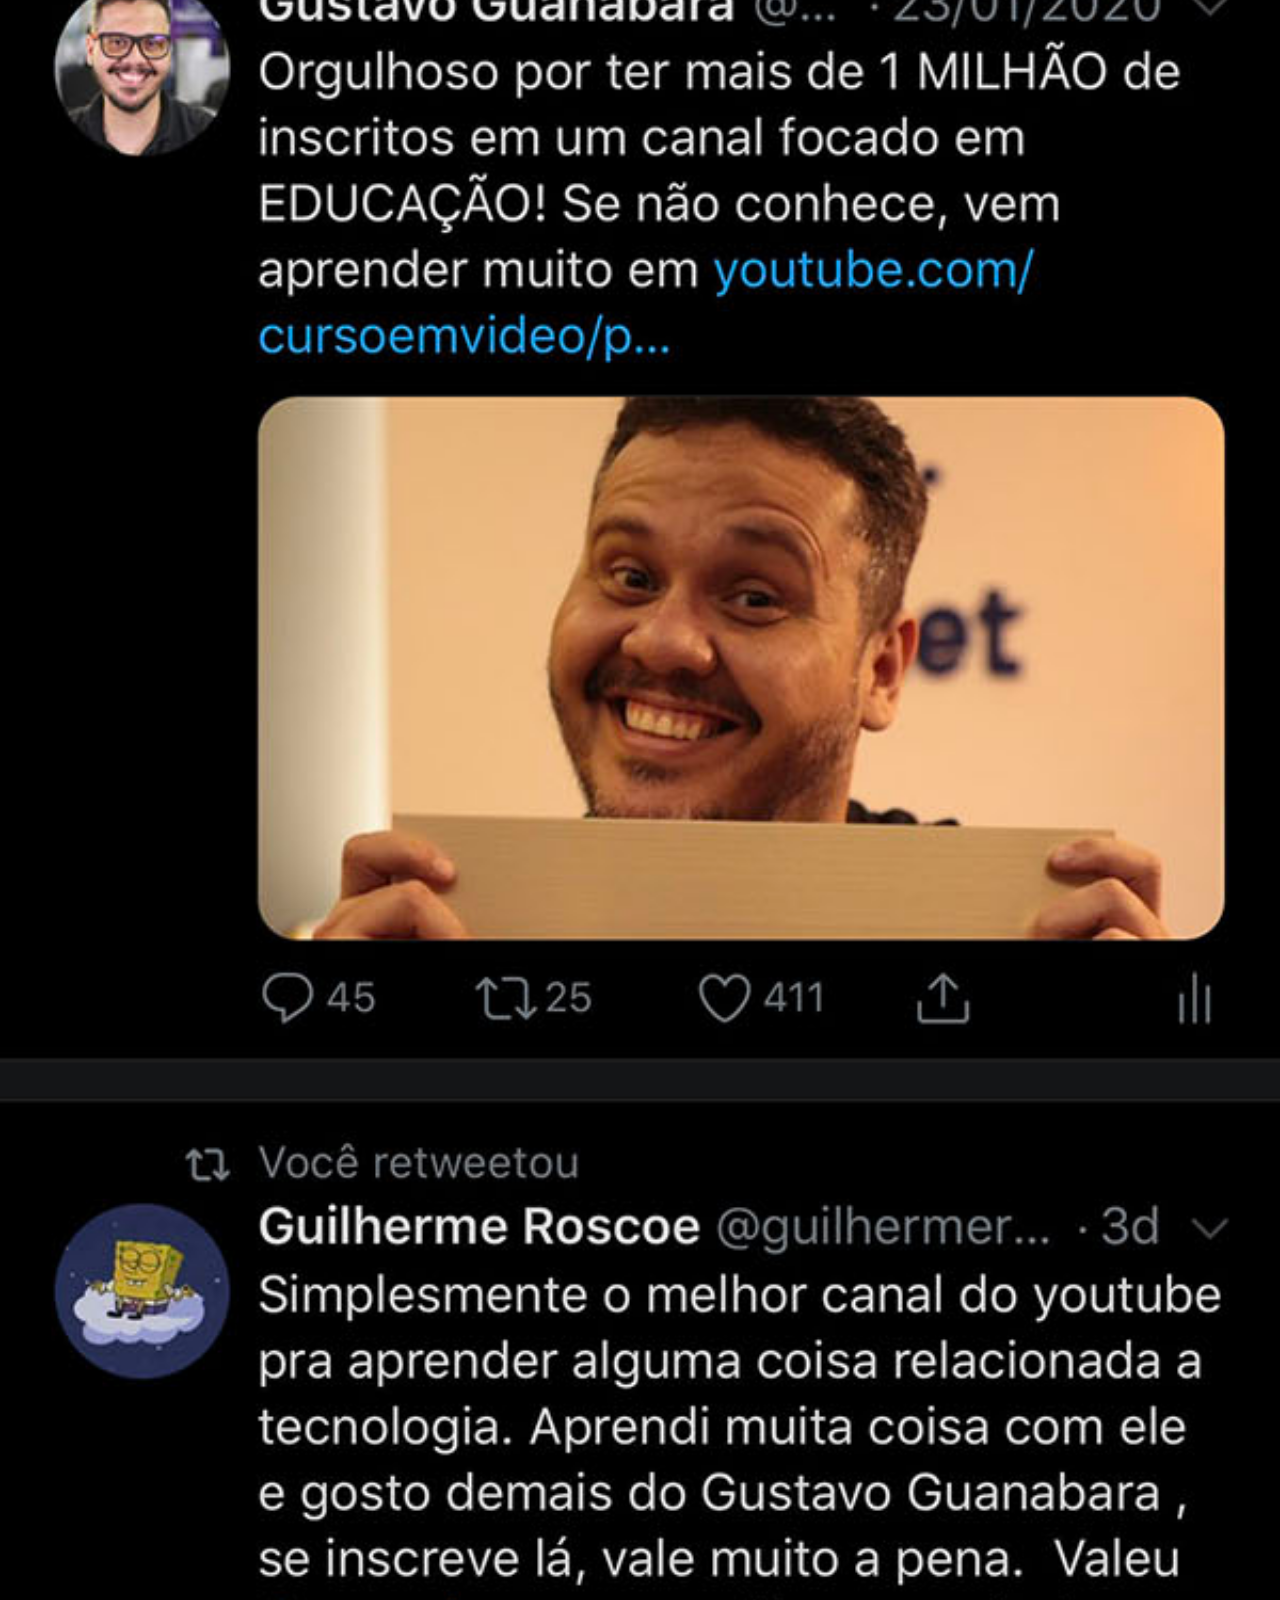
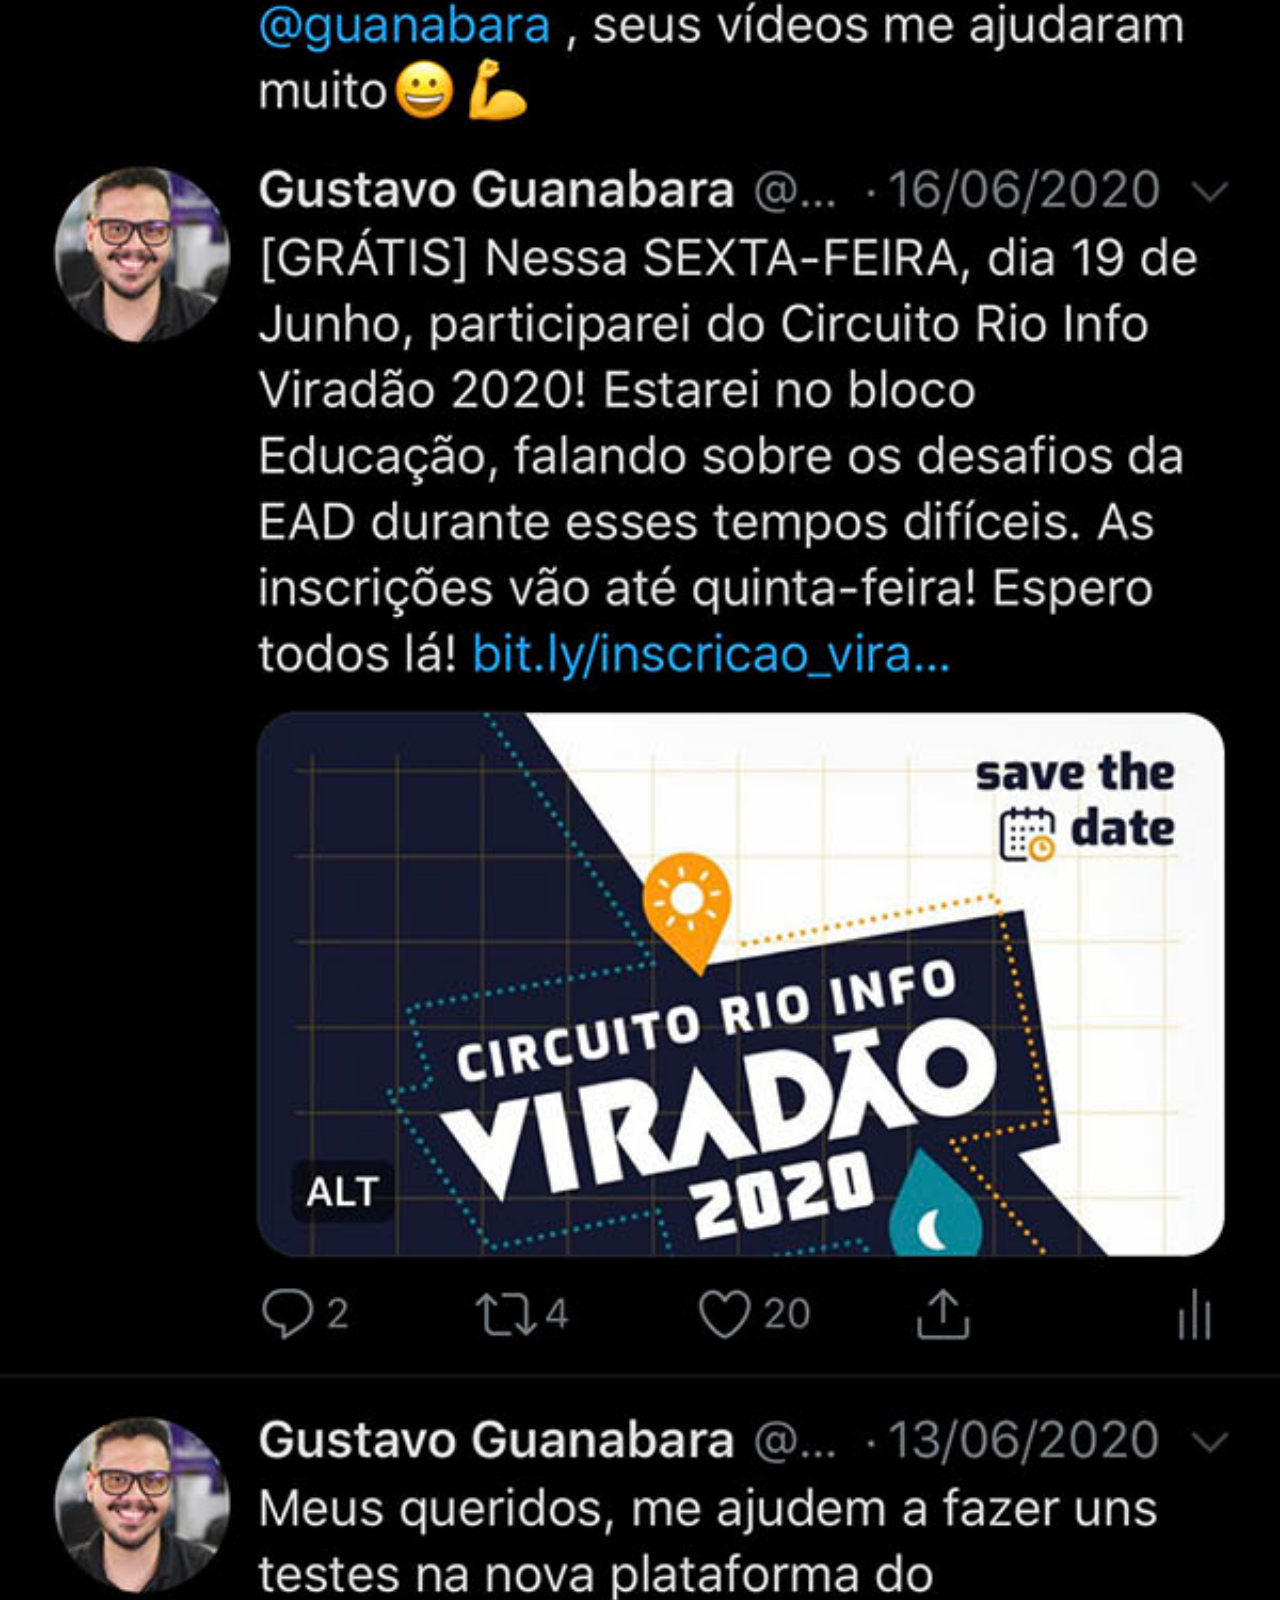
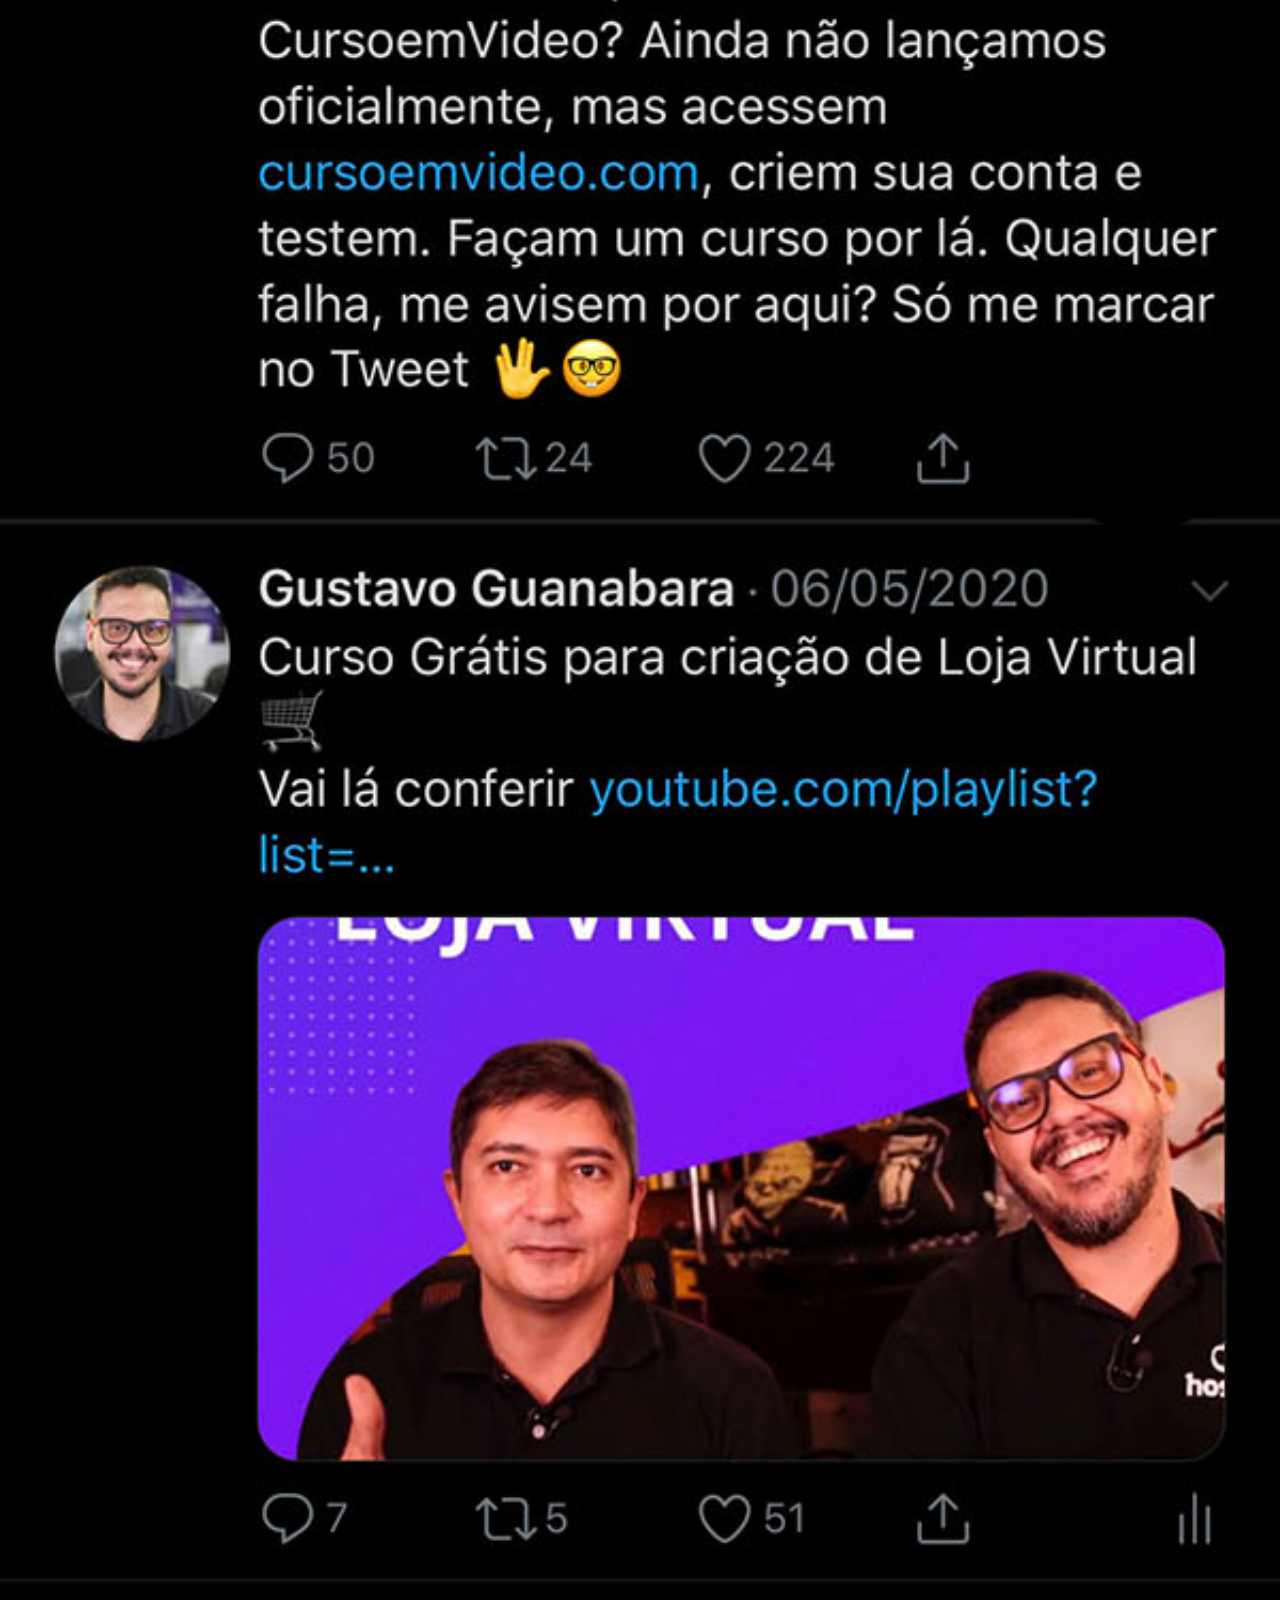
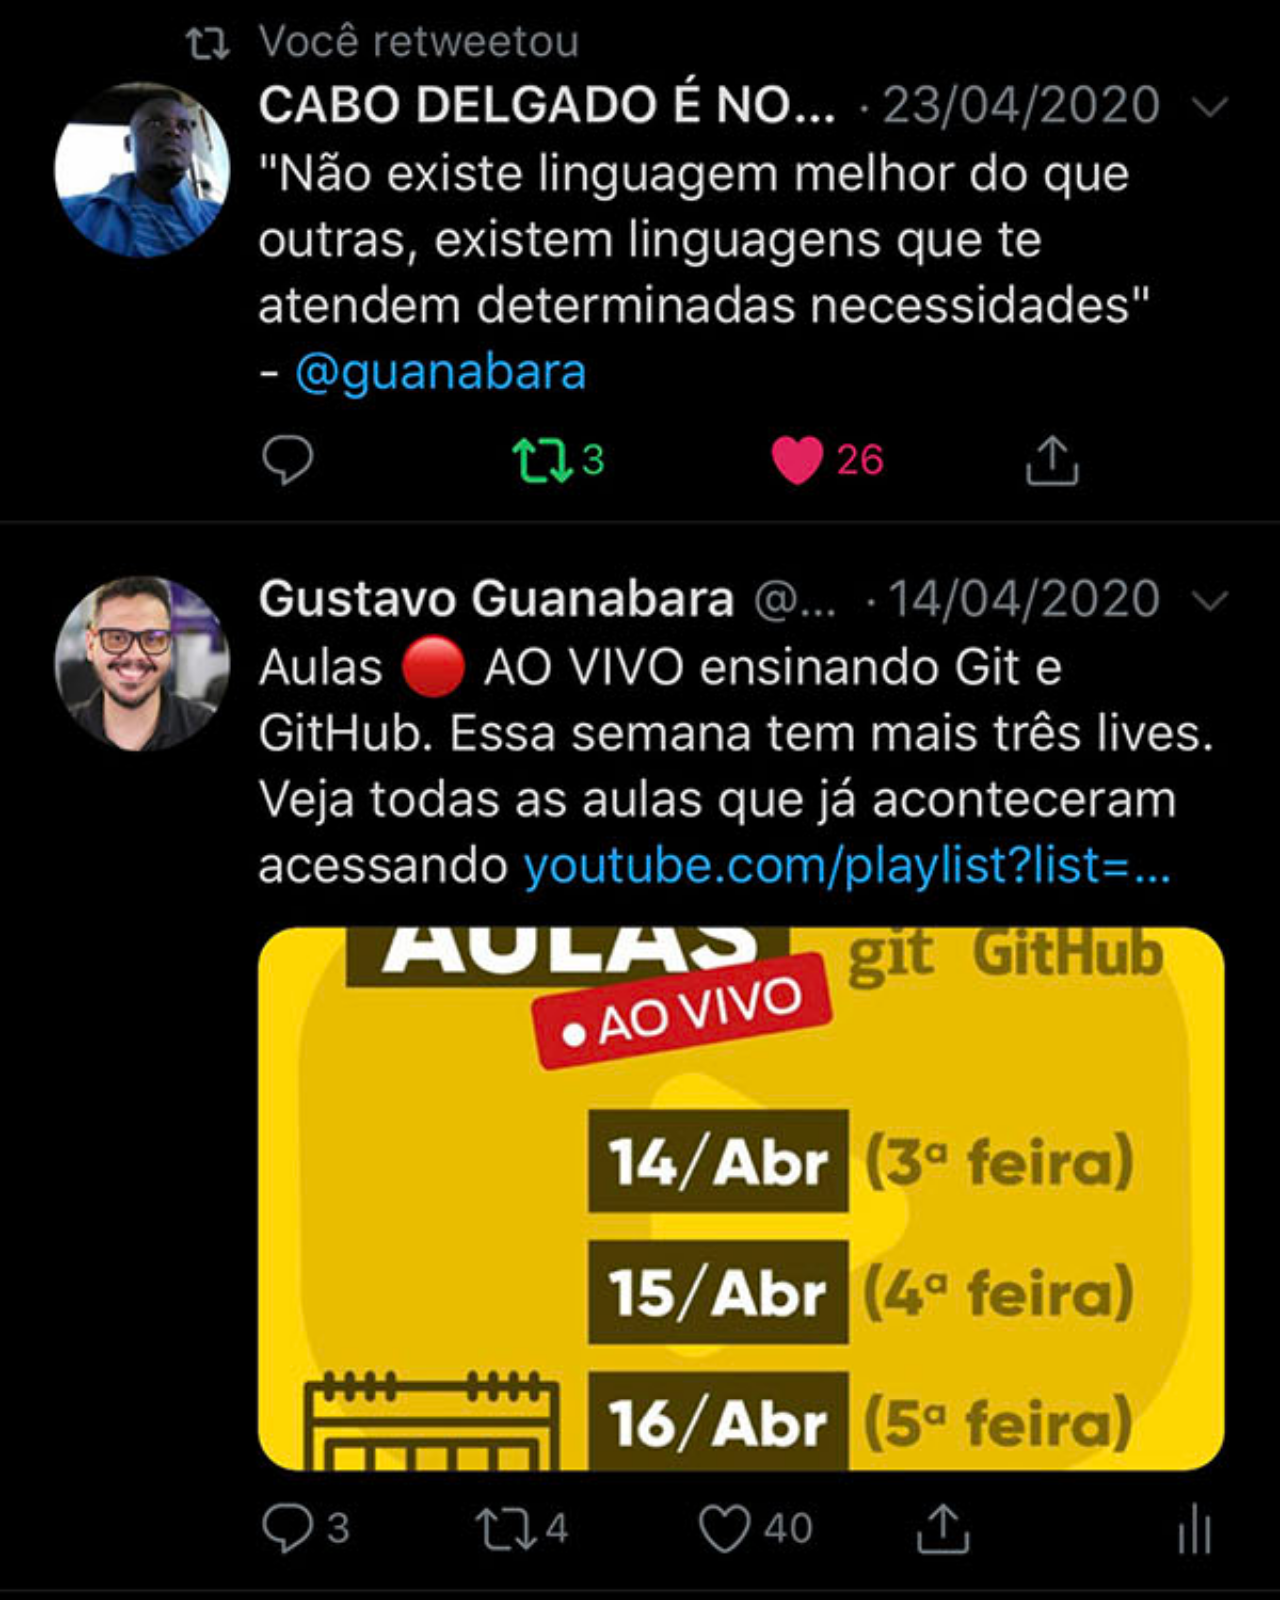
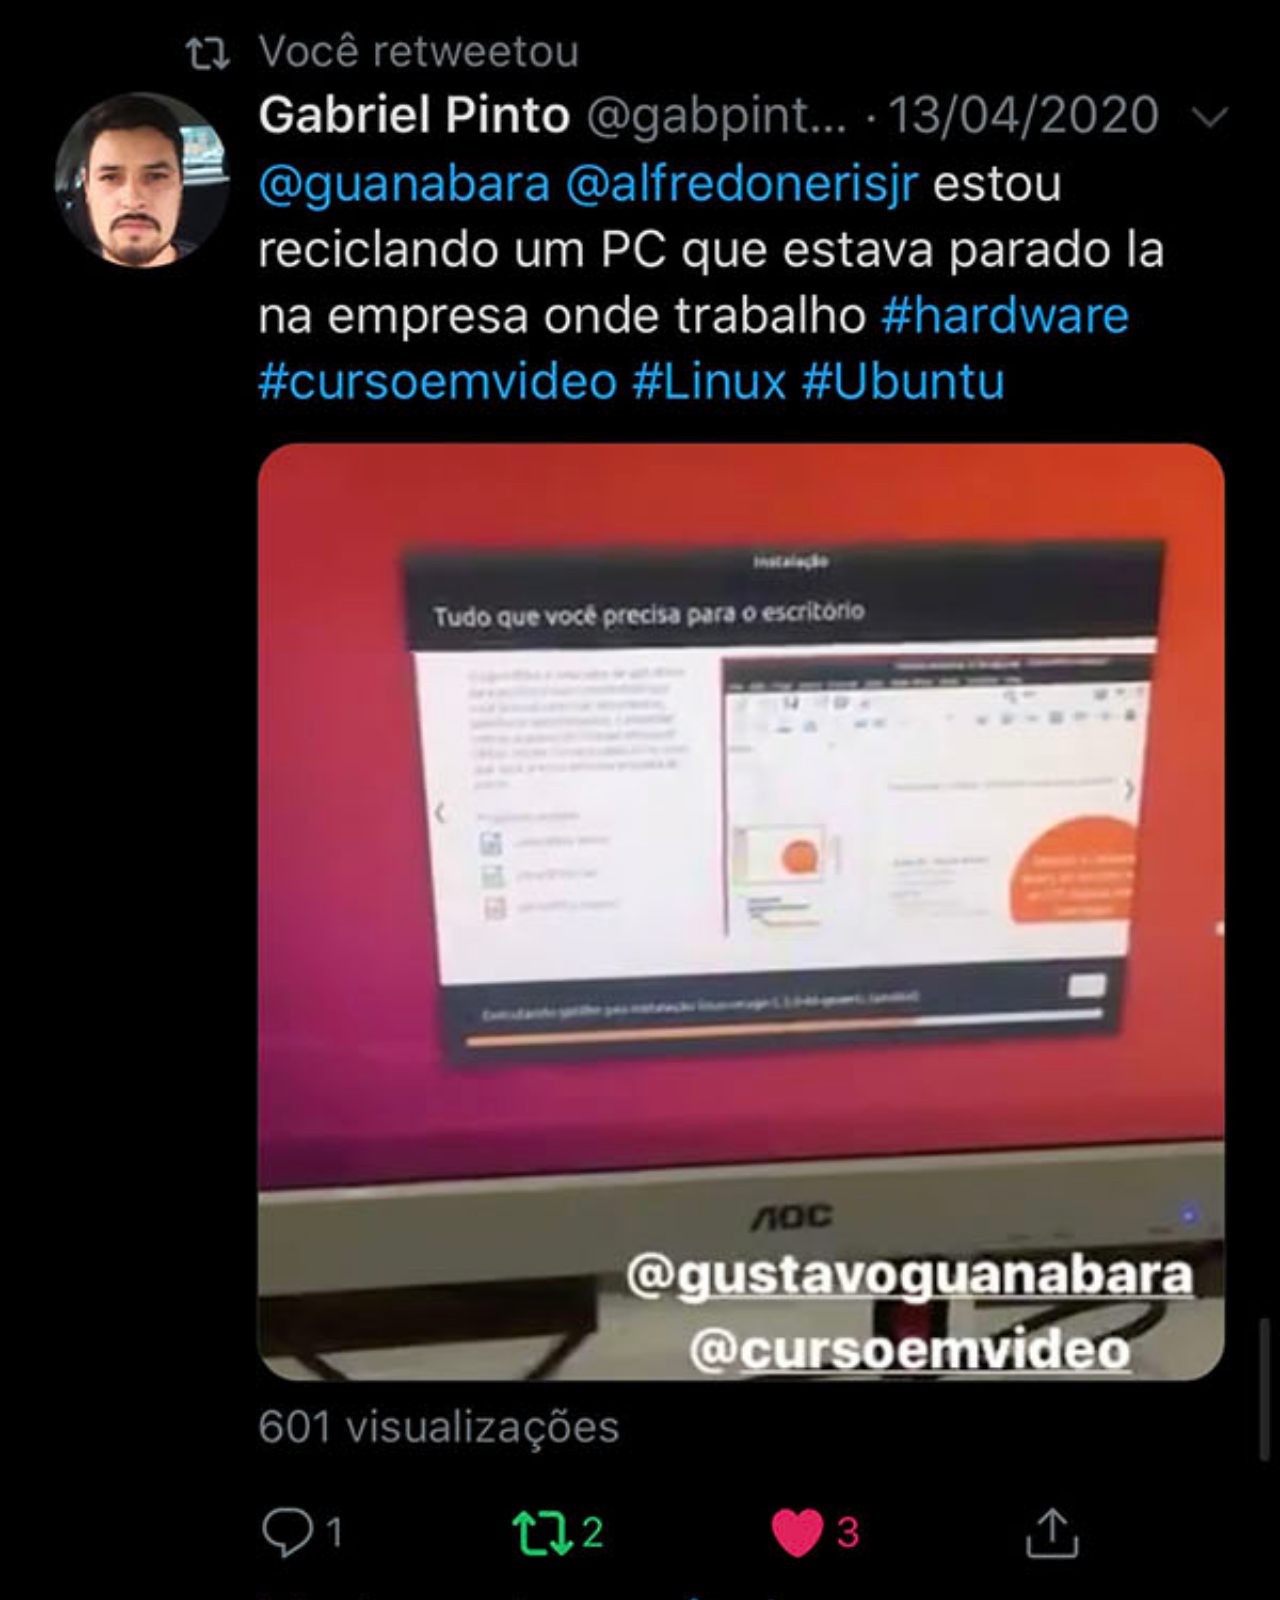
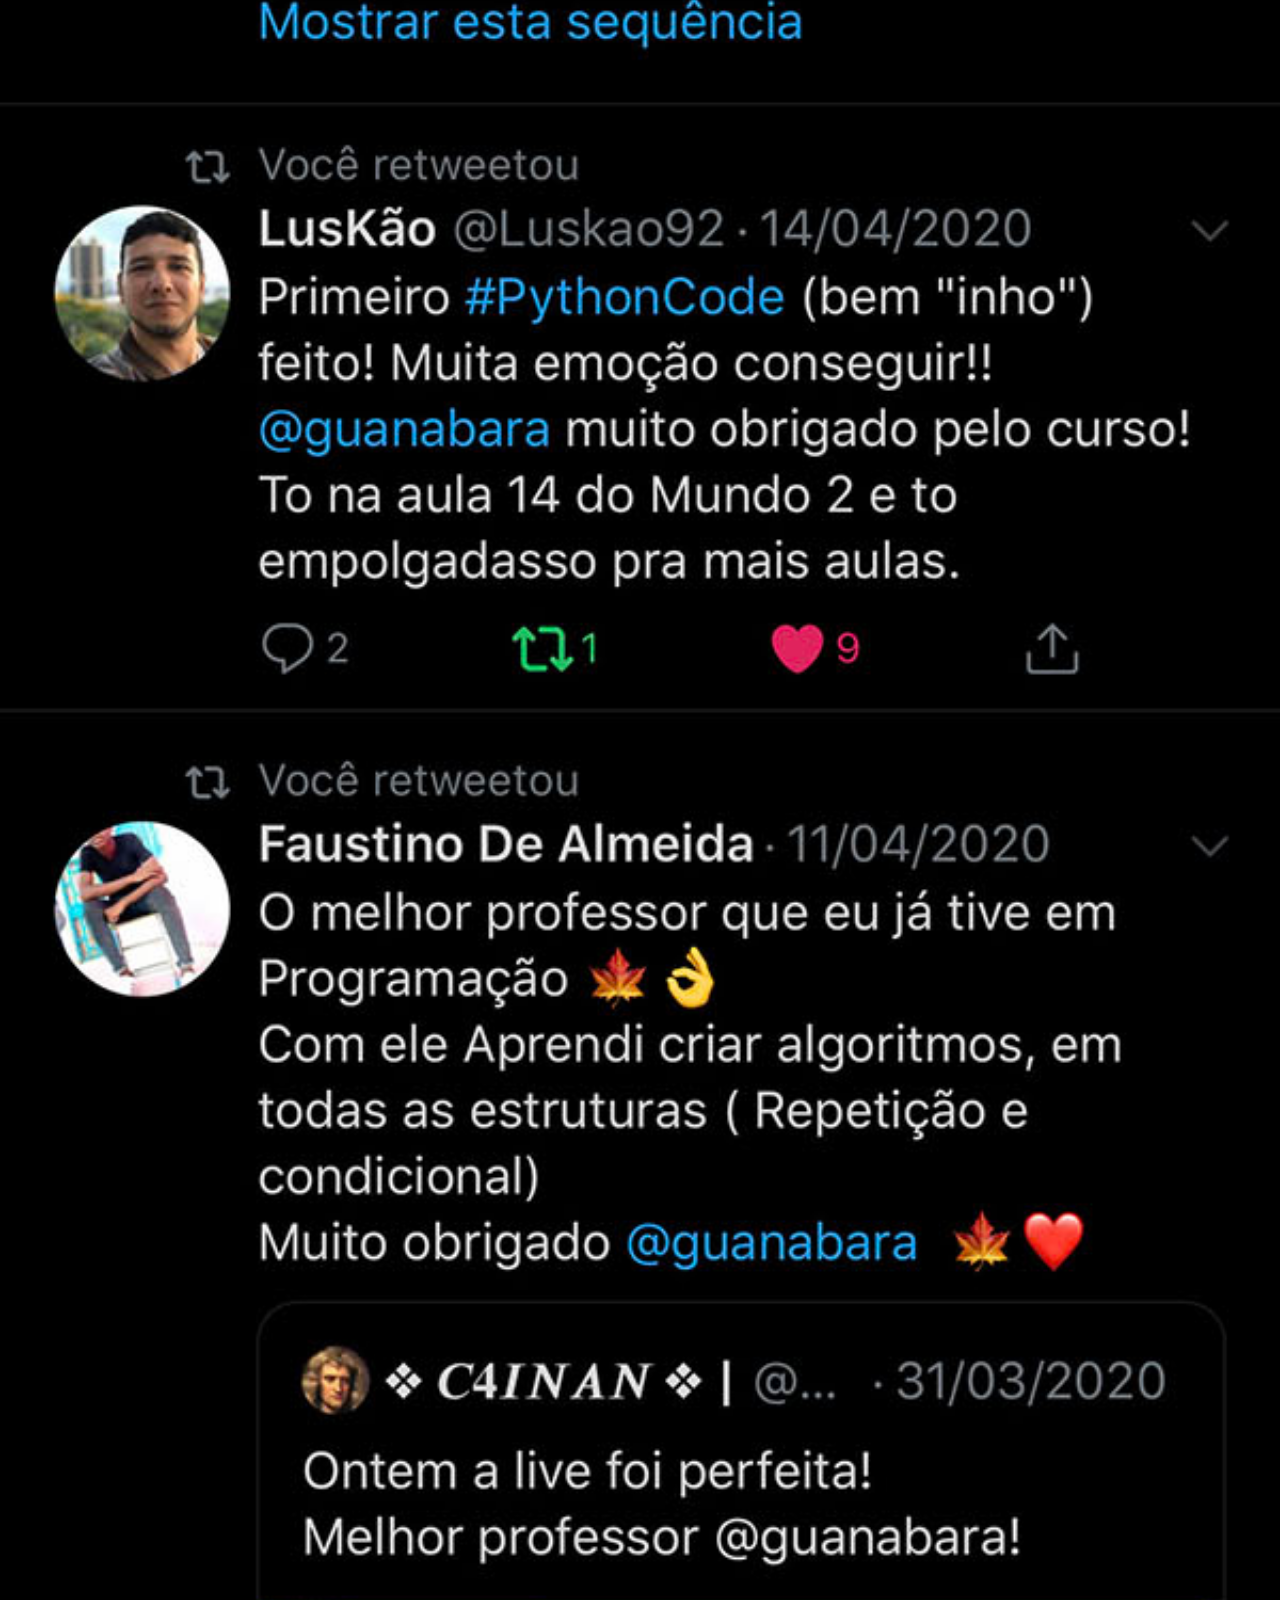
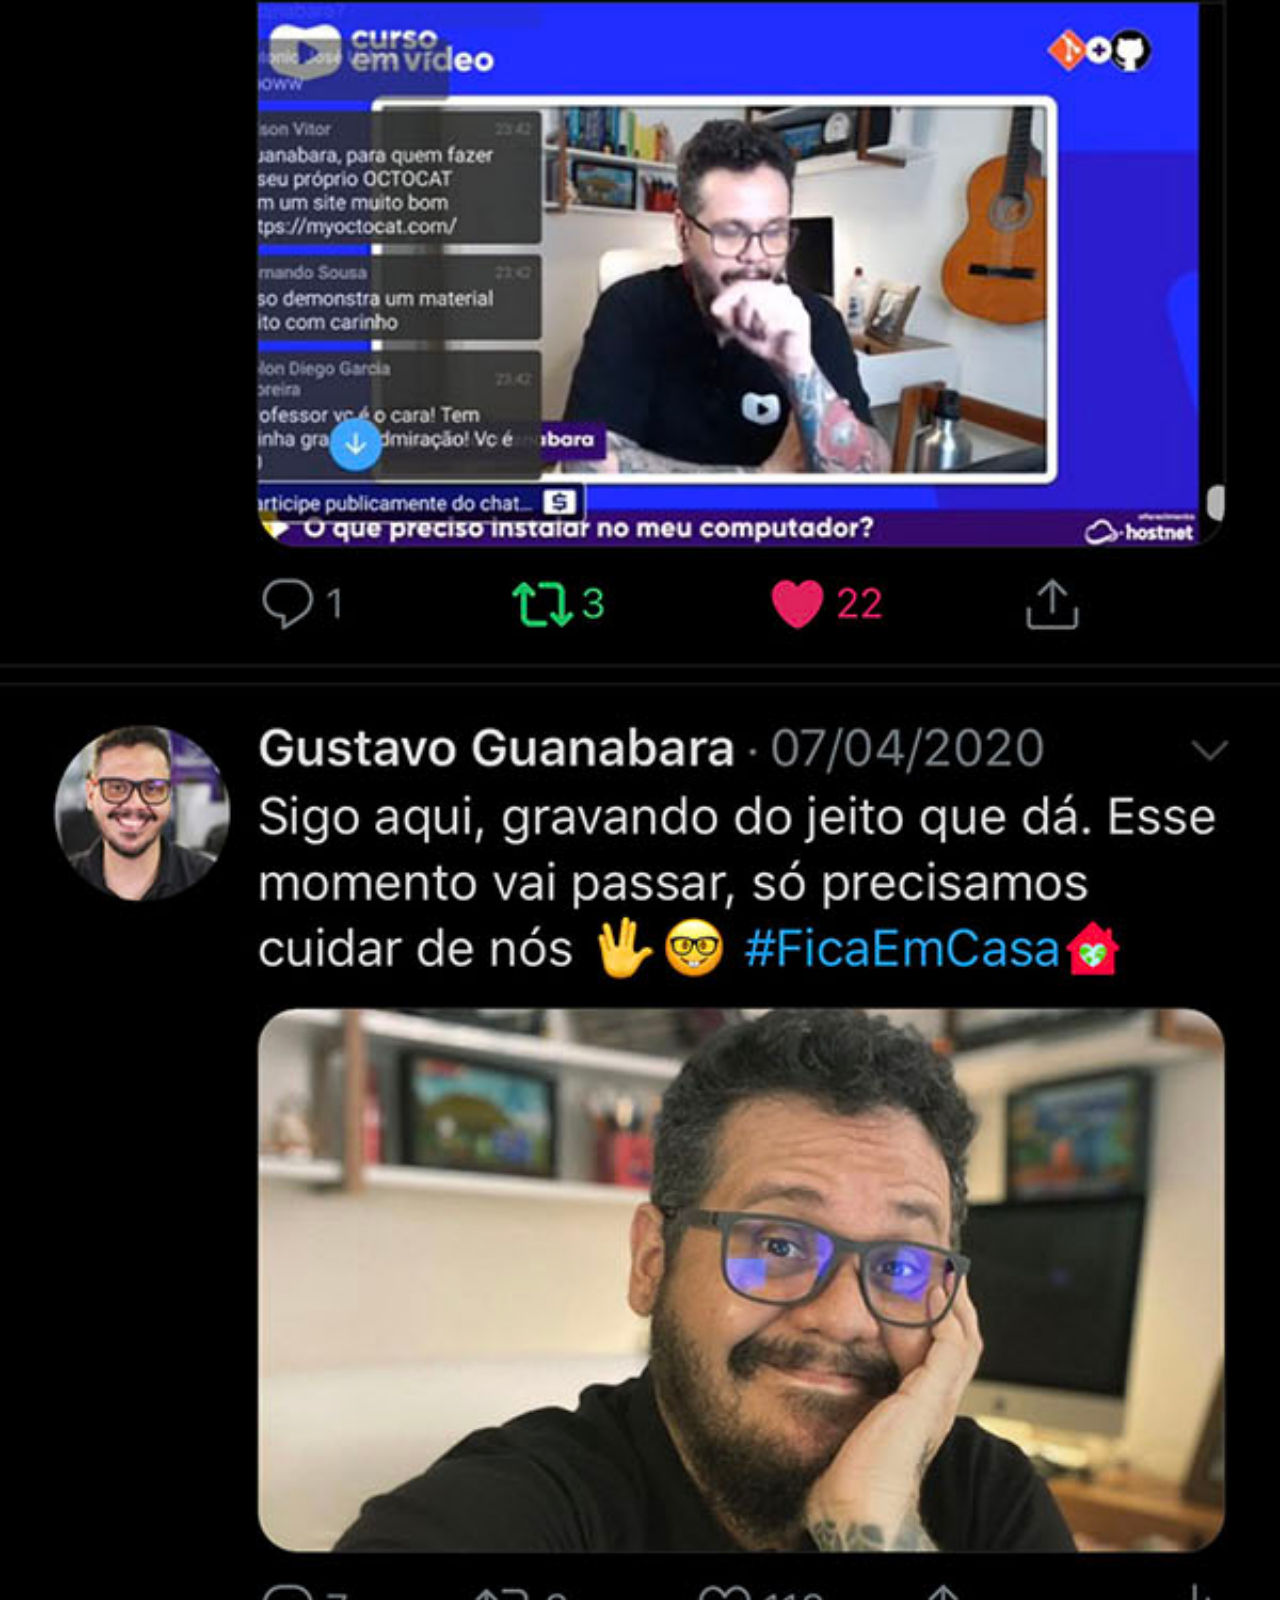
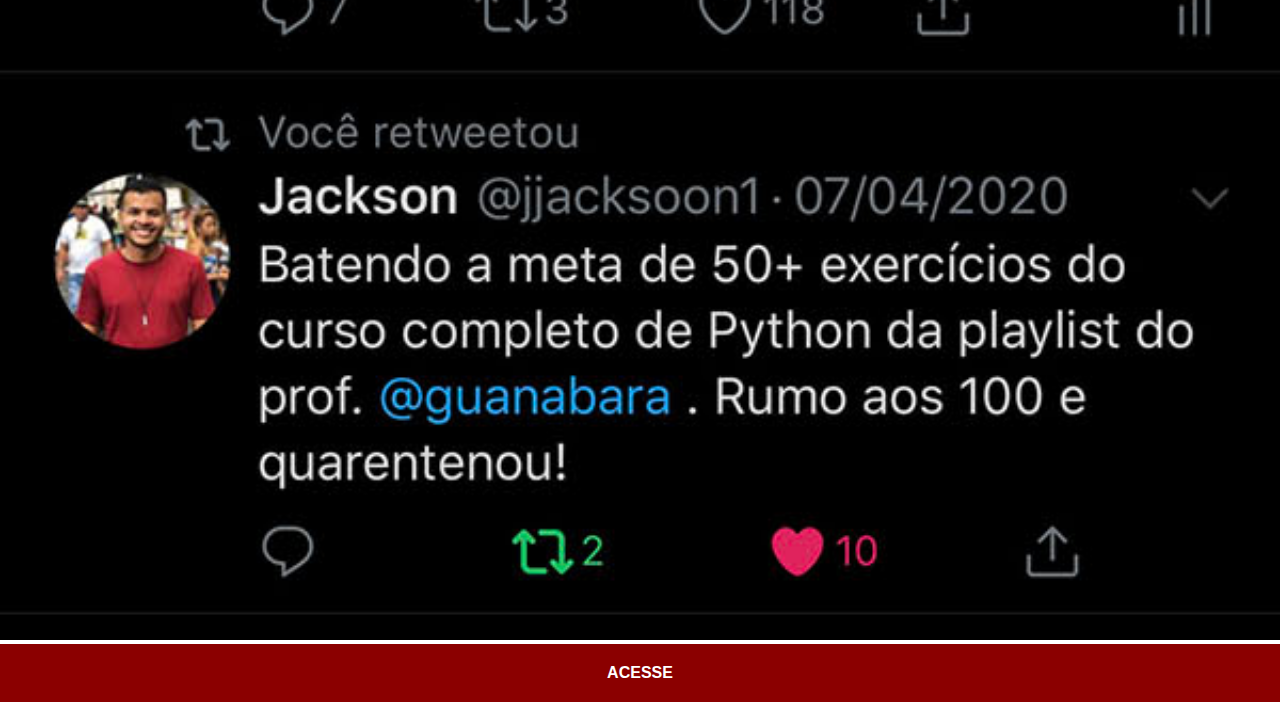
<file: twitter.html>
<!DOCTYPE html>
<html lang="pt-br">
<head>
    <meta charset="UTF-8">
    <meta name="viewport" content="width=device-width, initial-scale=1.0">
    <title>Twitter</title>
    <link rel="stylesheet" href="estilos/social.css">
</head>
<body>
    <img src="imagens/tela-twitter.jpg" alt="Twitter">
    <a href="https://www.twitter.com/gustavoguanabara" target="_blank">ACESSE</a>
</body>
</html>
</file>
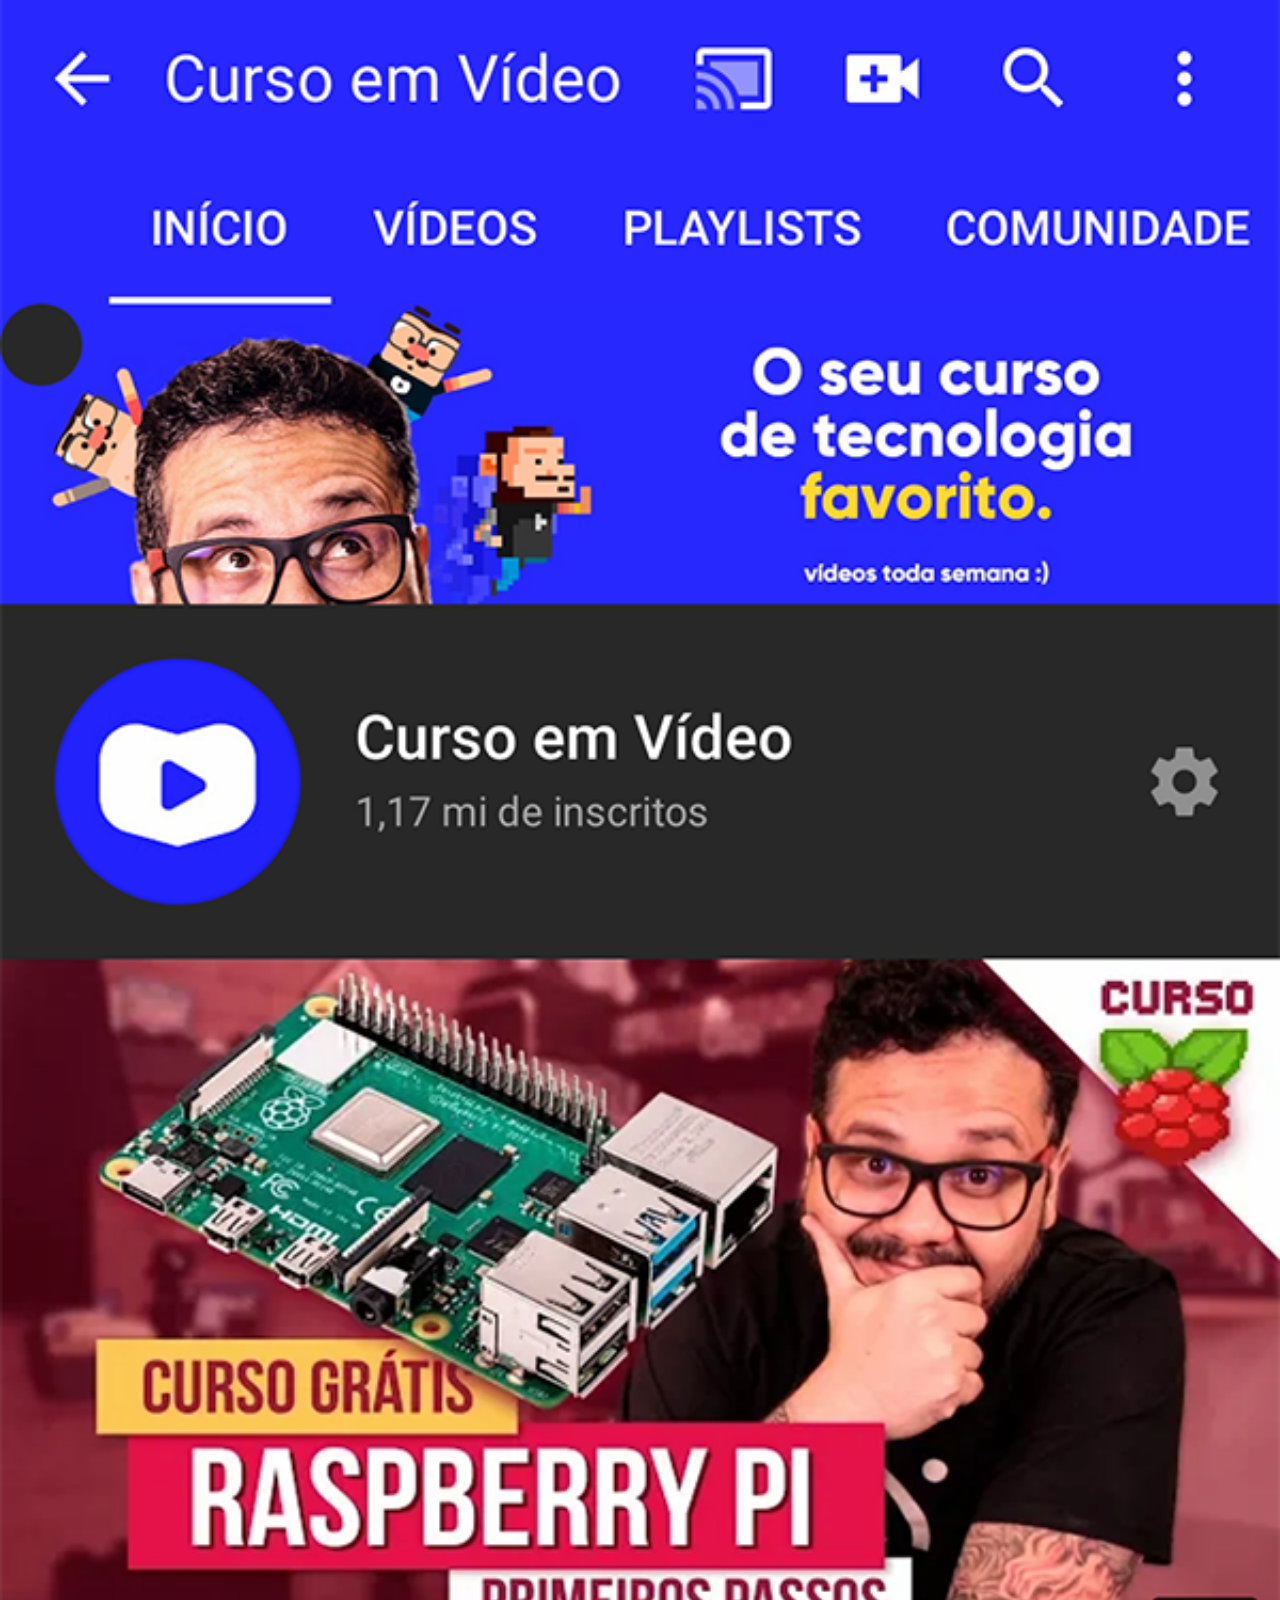
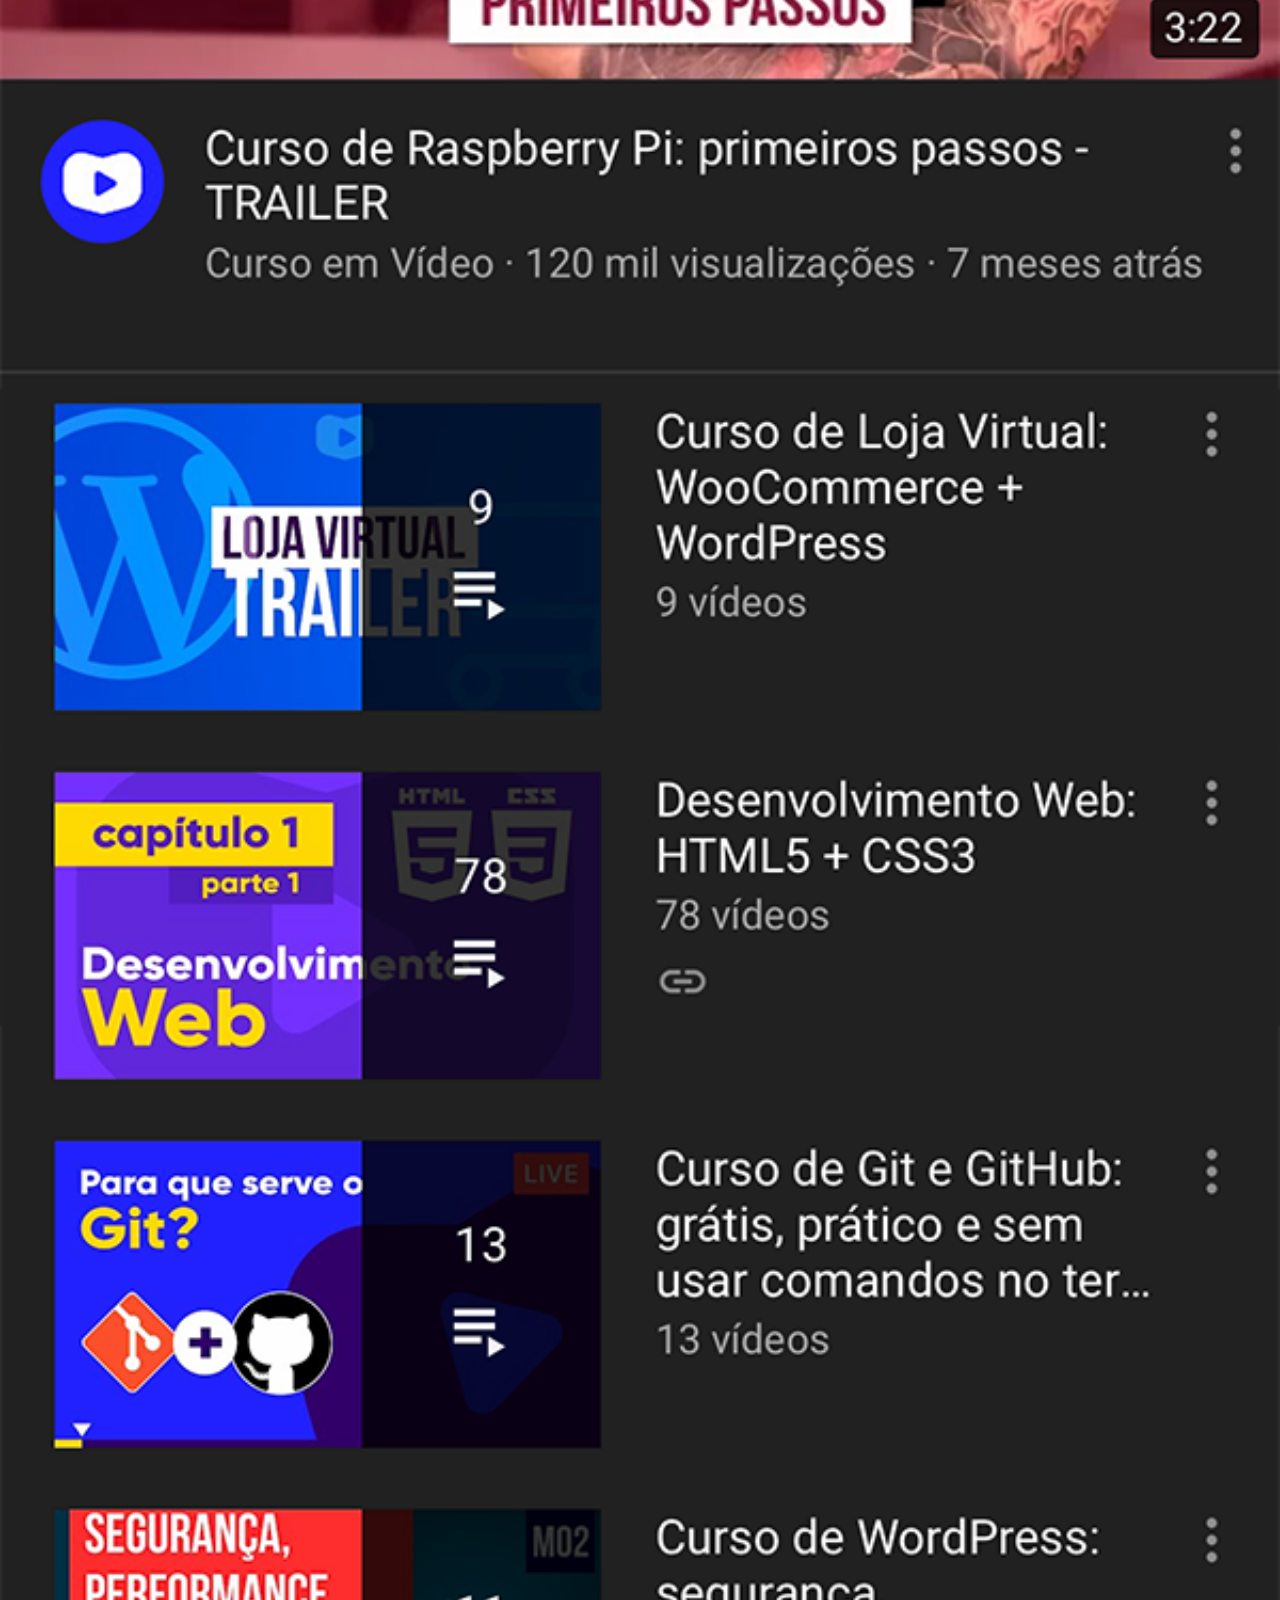
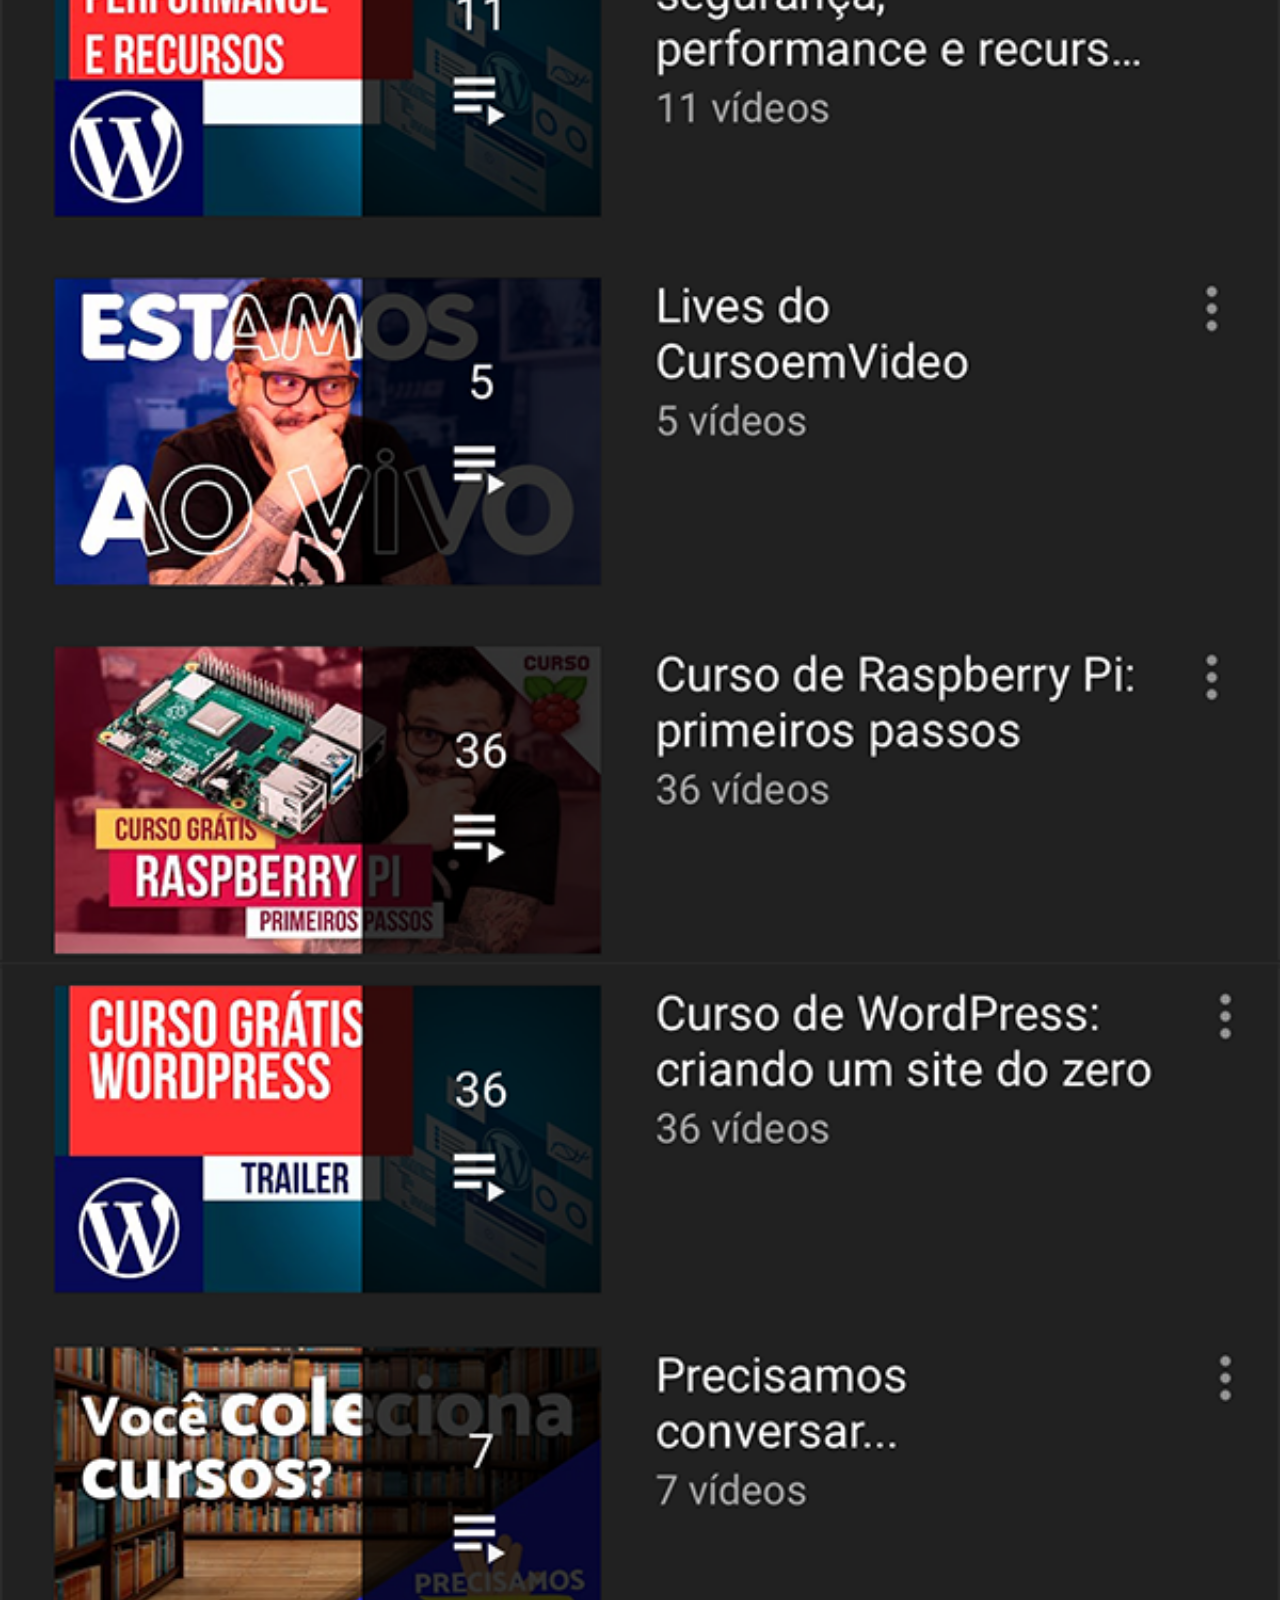
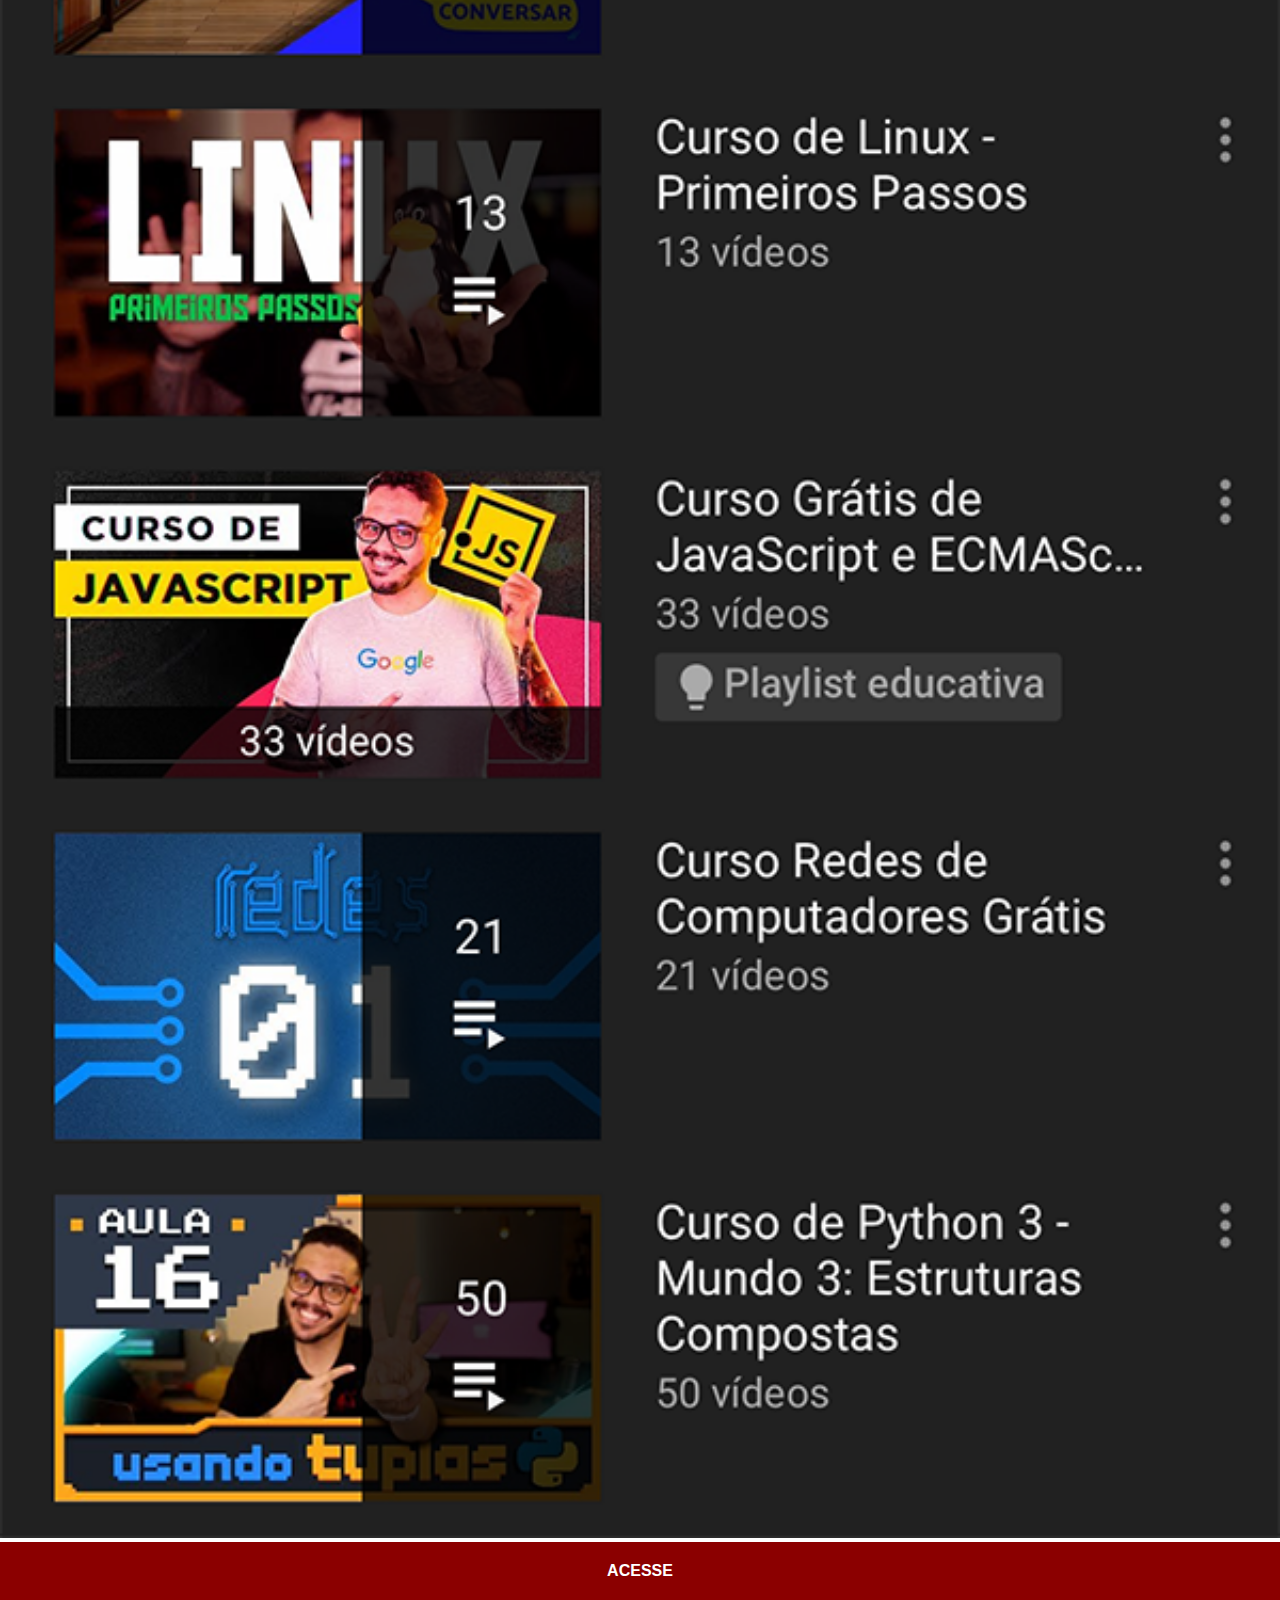
<file: youtube.html>
<!DOCTYPE html>
<html lang="pt-br">
<head>
    <meta charset="UTF-8">
    <meta name="viewport" content="width=device-width, initial-scale=1.0">
    <title>Youtube</title>
    <link rel="stylesheet" href="estilos/social.css">
</head>
<body>
    <img src="imagens/tela-youtube.png" alt="Youtube">
    <a href="https://www.youtube.com/@CursoemVideo/playlists" target="_blank">ACESSE</a>
</body>
</html>
</file>
<file: estilos/style.css>
@charset "UTF-8";

* {
    margin: 0;
    padding: 0;
    font-family: Arial, Helvetica, sans-serif;
}

html, body {
    height: 100vh;
    width: 100vw;
    background-color: black;
}

body {
    background: url('../imagens/fundo-madeira.jpg') no-repeat top center;
    background-size: cover;
    background-attachment: fixed;
}

main {
    position: relative;
    height: 100vh;
    
}

section#telefone {
    position: absolute;
    top: 50%;
    left: 50%;
    transform: translate(-50%, -50%);
    height: 627px;
    width: 311px;
    background: url('../imagens/frame-iphone.png') no-repeat; 
}


iframe#tela {
    position: relative;
    top: 80px;
    left: 22px;
    width: 267px;
    height: 471px;
}

section#redes-sociais {
    text-align: right;
}

section#redes-sociais img {
    width: 50px;
    margin: 10px;
    border-radius: 50%;
    box-shadow: 2px 2px 5px rgba(0, 0, 0, 0.400);
    box-sizing: border-box;
}

section#redes-sociais img:hover {
    border: 2px solid rgba(255, 255, 255, 0.600);
    transform: translate(-3px, -3px);
    box-shadow: 5px 5px 10px rgba(0, 0, 0, 0.568);
    transition: transform .3s, border 1s ;
}
</file>
<file: estilos/social.css>
@charset "UTF-8";

* {
    margin: 0;
    padding: 0;
    font-family: Arial, Helvetica, sans-serif;
}

::-webkit-scrollbar {
    width: 0;
    height: 0;
}

img {
    width: 100vw;
}

a {
    display: block;
    background-color: darkred;
    padding: 20px;
    color: white;
    text-align: center;
    font-weight: bolder;
    text-decoration: none;
}

a:hover {
    background-color: red;
}
</file>
